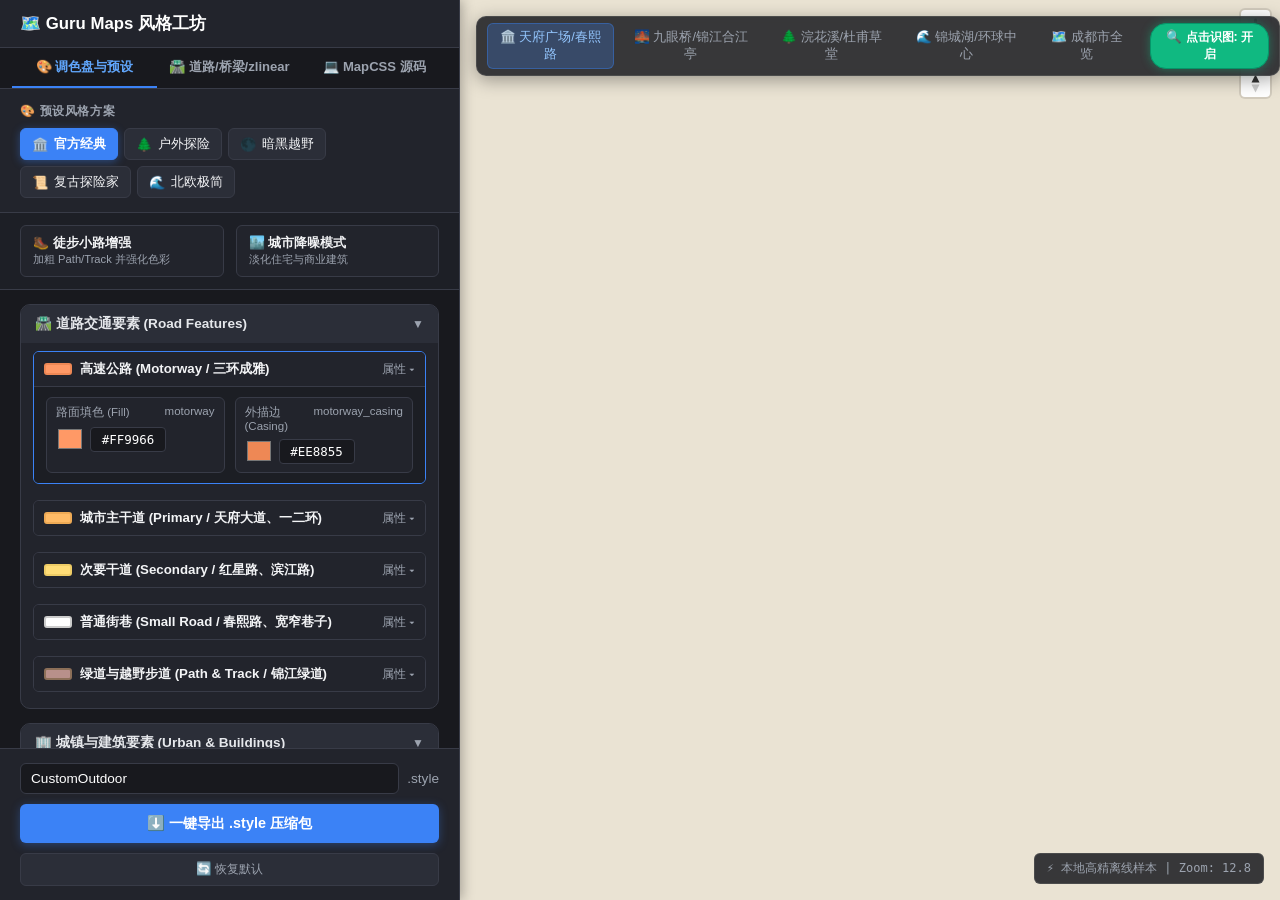
<file: index.html>
<!DOCTYPE html>
<html lang="zh-CN">
<head>
  <meta charset="UTF-8">
  <meta http-equiv="refresh" content="0; url=./editor/index.html">
  <meta name="viewport" content="width=device-width, initial-scale=1.0">
  <title>Guru Maps 风格工坊 (Style Studio)</title>
  <script>
    window.location.replace("./editor/index.html");
  </script>
</head>
<body style="background:#0f1115; color:#f3f4f6; font-family:sans-serif; display:flex; align-items:center; justify-content:center; height:100vh; margin:0;">
  <p>正在进入 <a href="./editor/index.html" style="color:#3b82f6;">Guru Maps 风格工坊 (Style Studio)</a>...</p>
</body>
</html>
</file>
<file: editor/vendor/maplibre-gl.css>
.maplibregl-map{font:12px/20px Helvetica Neue,Arial,Helvetica,sans-serif;overflow:hidden;position:relative;-webkit-tap-highlight-color:rgb(0 0 0/0)}.maplibregl-canvas{left:0;position:absolute;top:0}.maplibregl-map:fullscreen{height:100%;width:100%}.maplibregl-ctrl-group button.maplibregl-ctrl-compass{touch-action:none}.maplibregl-canvas-container.maplibregl-interactive,.maplibregl-ctrl-group button.maplibregl-ctrl-compass{cursor:grab;-webkit-user-select:none;-moz-user-select:none;user-select:none}.maplibregl-canvas-container.maplibregl-interactive.maplibregl-track-pointer{cursor:pointer}.maplibregl-canvas-container.maplibregl-interactive:active,.maplibregl-ctrl-group button.maplibregl-ctrl-compass:active{cursor:grabbing}.maplibregl-canvas-container.maplibregl-touch-zoom-rotate,.maplibregl-canvas-container.maplibregl-touch-zoom-rotate .maplibregl-canvas{touch-action:pan-x pan-y}.maplibregl-canvas-container.maplibregl-touch-drag-pan,.maplibregl-canvas-container.maplibregl-touch-drag-pan .maplibregl-canvas{touch-action:pinch-zoom}.maplibregl-canvas-container.maplibregl-touch-zoom-rotate.maplibregl-touch-drag-pan,.maplibregl-canvas-container.maplibregl-touch-zoom-rotate.maplibregl-touch-drag-pan .maplibregl-canvas{touch-action:none}.maplibregl-canvas-container.maplibregl-touch-drag-pan.maplibregl-cooperative-gestures,.maplibregl-canvas-container.maplibregl-touch-drag-pan.maplibregl-cooperative-gestures .maplibregl-canvas{touch-action:pan-x pan-y}.maplibregl-ctrl-bottom-left,.maplibregl-ctrl-bottom-right,.maplibregl-ctrl-top-left,.maplibregl-ctrl-top-right{pointer-events:none;position:absolute;z-index:2}.maplibregl-ctrl-top-left{left:0;top:0}.maplibregl-ctrl-top-right{right:0;top:0}.maplibregl-ctrl-bottom-left{bottom:0;left:0}.maplibregl-ctrl-bottom-right{bottom:0;right:0}.maplibregl-ctrl{clear:both;pointer-events:auto;transform:translate(0)}.maplibregl-ctrl-top-left .maplibregl-ctrl{float:left;margin:10px 0 0 10px}.maplibregl-ctrl-top-right .maplibregl-ctrl{float:right;margin:10px 10px 0 0}.maplibregl-ctrl-bottom-left .maplibregl-ctrl{float:left;margin:0 0 10px 10px}.maplibregl-ctrl-bottom-right .maplibregl-ctrl{float:right;margin:0 10px 10px 0}.maplibregl-ctrl-group{background:#fff;border-radius:4px}.maplibregl-ctrl-group:not(:empty){box-shadow:0 0 0 2px rgba(0,0,0,.1)}@media (forced-colors:active){.maplibregl-ctrl-group:not(:empty){box-shadow:0 0 0 2px ButtonText}}.maplibregl-ctrl-group button{background-color:transparent;border:0;box-sizing:border-box;cursor:pointer;display:block;height:29px;outline:none;padding:0;width:29px}.maplibregl-ctrl-group button+button{border-top:1px solid #ddd}.maplibregl-ctrl button .maplibregl-ctrl-icon{background-position:50%;background-repeat:no-repeat;display:block;height:100%;width:100%}@media (forced-colors:active){.maplibregl-ctrl-icon{background-color:transparent}.maplibregl-ctrl-group button+button{border-top:1px solid ButtonText}}.maplibregl-ctrl button::-moz-focus-inner{border:0;padding:0}.maplibregl-ctrl-attrib-button:focus,.maplibregl-ctrl-group button:focus{box-shadow:0 0 2px 2px #0096ff}.maplibregl-ctrl button:disabled{cursor:not-allowed}.maplibregl-ctrl button:disabled .maplibregl-ctrl-icon{opacity:.25}.maplibregl-ctrl button:not(:disabled):hover{background-color:rgb(0 0 0/5%)}.maplibregl-ctrl-group button:focus:focus-visible{box-shadow:0 0 2px 2px #0096ff}.maplibregl-ctrl-group button:focus:not(:focus-visible){box-shadow:none}.maplibregl-ctrl-group button:focus:first-child{border-radius:4px 4px 0 0}.maplibregl-ctrl-group button:focus:last-child{border-radius:0 0 4px 4px}.maplibregl-ctrl-group button:focus:only-child{border-radius:inherit}.maplibregl-ctrl button.maplibregl-ctrl-zoom-out .maplibregl-ctrl-icon{background-image:url("data:image/svg+xml;charset=utf-8,%3Csvg xmlns='http://www.w3.org/2000/svg' width='29' height='29' fill='%23333' viewBox='0 0 29 29'%3E%3Cpath d='M10 13c-.75 0-1.5.75-1.5 1.5S9.25 16 10 16h9c.75 0 1.5-.75 1.5-1.5S19.75 13 19 13z'/%3E%3C/svg%3E")}.maplibregl-ctrl button.maplibregl-ctrl-zoom-in .maplibregl-ctrl-icon{background-image:url("data:image/svg+xml;charset=utf-8,%3Csvg xmlns='http://www.w3.org/2000/svg' width='29' height='29' fill='%23333' viewBox='0 0 29 29'%3E%3Cpath d='M14.5 8.5c-.75 0-1.5.75-1.5 1.5v3h-3c-.75 0-1.5.75-1.5 1.5S9.25 16 10 16h3v3c0 .75.75 1.5 1.5 1.5S16 19.75 16 19v-3h3c.75 0 1.5-.75 1.5-1.5S19.75 13 19 13h-3v-3c0-.75-.75-1.5-1.5-1.5'/%3E%3C/svg%3E")}@media (forced-colors:active){.maplibregl-ctrl button.maplibregl-ctrl-zoom-out .maplibregl-ctrl-icon{background-image:url("data:image/svg+xml;charset=utf-8,%3Csvg xmlns='http://www.w3.org/2000/svg' width='29' height='29' fill='%23fff' viewBox='0 0 29 29'%3E%3Cpath d='M10 13c-.75 0-1.5.75-1.5 1.5S9.25 16 10 16h9c.75 0 1.5-.75 1.5-1.5S19.75 13 19 13z'/%3E%3C/svg%3E")}.maplibregl-ctrl button.maplibregl-ctrl-zoom-in .maplibregl-ctrl-icon{background-image:url("data:image/svg+xml;charset=utf-8,%3Csvg xmlns='http://www.w3.org/2000/svg' width='29' height='29' fill='%23fff' viewBox='0 0 29 29'%3E%3Cpath d='M14.5 8.5c-.75 0-1.5.75-1.5 1.5v3h-3c-.75 0-1.5.75-1.5 1.5S9.25 16 10 16h3v3c0 .75.75 1.5 1.5 1.5S16 19.75 16 19v-3h3c.75 0 1.5-.75 1.5-1.5S19.75 13 19 13h-3v-3c0-.75-.75-1.5-1.5-1.5'/%3E%3C/svg%3E")}}@media (forced-colors:active) and (prefers-color-scheme:light){.maplibregl-ctrl button.maplibregl-ctrl-zoom-out .maplibregl-ctrl-icon{background-image:url("data:image/svg+xml;charset=utf-8,%3Csvg xmlns='http://www.w3.org/2000/svg' width='29' height='29' viewBox='0 0 29 29'%3E%3Cpath d='M10 13c-.75 0-1.5.75-1.5 1.5S9.25 16 10 16h9c.75 0 1.5-.75 1.5-1.5S19.75 13 19 13z'/%3E%3C/svg%3E")}.maplibregl-ctrl button.maplibregl-ctrl-zoom-in .maplibregl-ctrl-icon{background-image:url("data:image/svg+xml;charset=utf-8,%3Csvg xmlns='http://www.w3.org/2000/svg' width='29' height='29' viewBox='0 0 29 29'%3E%3Cpath d='M14.5 8.5c-.75 0-1.5.75-1.5 1.5v3h-3c-.75 0-1.5.75-1.5 1.5S9.25 16 10 16h3v3c0 .75.75 1.5 1.5 1.5S16 19.75 16 19v-3h3c.75 0 1.5-.75 1.5-1.5S19.75 13 19 13h-3v-3c0-.75-.75-1.5-1.5-1.5'/%3E%3C/svg%3E")}}.maplibregl-ctrl button.maplibregl-ctrl-fullscreen .maplibregl-ctrl-icon{background-image:url("data:image/svg+xml;charset=utf-8,%3Csvg xmlns='http://www.w3.org/2000/svg' width='29' height='29' fill='%23333' viewBox='0 0 29 29'%3E%3Cpath d='M24 16v5.5c0 1.75-.75 2.5-2.5 2.5H16v-1l3-1.5-4-5.5 1-1 5.5 4 1.5-3zM6 16l1.5 3 5.5-4 1 1-4 5.5 3 1.5v1H7.5C5.75 24 5 23.25 5 21.5V16zm7-11v1l-3 1.5 4 5.5-1 1-5.5-4L6 13H5V7.5C5 5.75 5.75 5 7.5 5zm11 2.5c0-1.75-.75-2.5-2.5-2.5H16v1l3 1.5-4 5.5 1 1 5.5-4 1.5 3h1z'/%3E%3C/svg%3E")}.maplibregl-ctrl button.maplibregl-ctrl-shrink .maplibregl-ctrl-icon{background-image:url("data:image/svg+xml;charset=utf-8,%3Csvg xmlns='http://www.w3.org/2000/svg' width='29' height='29' viewBox='0 0 29 29'%3E%3Cpath d='M18.5 16c-1.75 0-2.5.75-2.5 2.5V24h1l1.5-3 5.5 4 1-1-4-5.5 3-1.5v-1zM13 18.5c0-1.75-.75-2.5-2.5-2.5H5v1l3 1.5L4 24l1 1 5.5-4 1.5 3h1zm3-8c0 1.75.75 2.5 2.5 2.5H24v-1l-3-1.5L25 5l-1-1-5.5 4L17 5h-1zM10.5 13c1.75 0 2.5-.75 2.5-2.5V5h-1l-1.5 3L5 4 4 5l4 5.5L5 12v1z'/%3E%3C/svg%3E")}@media (forced-colors:active){.maplibregl-ctrl button.maplibregl-ctrl-fullscreen .maplibregl-ctrl-icon{background-image:url("data:image/svg+xml;charset=utf-8,%3Csvg xmlns='http://www.w3.org/2000/svg' width='29' height='29' fill='%23fff' viewBox='0 0 29 29'%3E%3Cpath d='M24 16v5.5c0 1.75-.75 2.5-2.5 2.5H16v-1l3-1.5-4-5.5 1-1 5.5 4 1.5-3zM6 16l1.5 3 5.5-4 1 1-4 5.5 3 1.5v1H7.5C5.75 24 5 23.25 5 21.5V16zm7-11v1l-3 1.5 4 5.5-1 1-5.5-4L6 13H5V7.5C5 5.75 5.75 5 7.5 5zm11 2.5c0-1.75-.75-2.5-2.5-2.5H16v1l3 1.5-4 5.5 1 1 5.5-4 1.5 3h1z'/%3E%3C/svg%3E")}.maplibregl-ctrl button.maplibregl-ctrl-shrink .maplibregl-ctrl-icon{background-image:url("data:image/svg+xml;charset=utf-8,%3Csvg xmlns='http://www.w3.org/2000/svg' width='29' height='29' fill='%23fff' viewBox='0 0 29 29'%3E%3Cpath d='M18.5 16c-1.75 0-2.5.75-2.5 2.5V24h1l1.5-3 5.5 4 1-1-4-5.5 3-1.5v-1zM13 18.5c0-1.75-.75-2.5-2.5-2.5H5v1l3 1.5L4 24l1 1 5.5-4 1.5 3h1zm3-8c0 1.75.75 2.5 2.5 2.5H24v-1l-3-1.5L25 5l-1-1-5.5 4L17 5h-1zM10.5 13c1.75 0 2.5-.75 2.5-2.5V5h-1l-1.5 3L5 4 4 5l4 5.5L5 12v1z'/%3E%3C/svg%3E")}}@media (forced-colors:active) and (prefers-color-scheme:light){.maplibregl-ctrl button.maplibregl-ctrl-fullscreen .maplibregl-ctrl-icon{background-image:url("data:image/svg+xml;charset=utf-8,%3Csvg xmlns='http://www.w3.org/2000/svg' width='29' height='29' viewBox='0 0 29 29'%3E%3Cpath d='M24 16v5.5c0 1.75-.75 2.5-2.5 2.5H16v-1l3-1.5-4-5.5 1-1 5.5 4 1.5-3zM6 16l1.5 3 5.5-4 1 1-4 5.5 3 1.5v1H7.5C5.75 24 5 23.25 5 21.5V16zm7-11v1l-3 1.5 4 5.5-1 1-5.5-4L6 13H5V7.5C5 5.75 5.75 5 7.5 5zm11 2.5c0-1.75-.75-2.5-2.5-2.5H16v1l3 1.5-4 5.5 1 1 5.5-4 1.5 3h1z'/%3E%3C/svg%3E")}.maplibregl-ctrl button.maplibregl-ctrl-shrink .maplibregl-ctrl-icon{background-image:url("data:image/svg+xml;charset=utf-8,%3Csvg xmlns='http://www.w3.org/2000/svg' width='29' height='29' viewBox='0 0 29 29'%3E%3Cpath d='M18.5 16c-1.75 0-2.5.75-2.5 2.5V24h1l1.5-3 5.5 4 1-1-4-5.5 3-1.5v-1zM13 18.5c0-1.75-.75-2.5-2.5-2.5H5v1l3 1.5L4 24l1 1 5.5-4 1.5 3h1zm3-8c0 1.75.75 2.5 2.5 2.5H24v-1l-3-1.5L25 5l-1-1-5.5 4L17 5h-1zM10.5 13c1.75 0 2.5-.75 2.5-2.5V5h-1l-1.5 3L5 4 4 5l4 5.5L5 12v1z'/%3E%3C/svg%3E")}}.maplibregl-ctrl button.maplibregl-ctrl-compass .maplibregl-ctrl-icon{background-image:url("data:image/svg+xml;charset=utf-8,%3Csvg xmlns='http://www.w3.org/2000/svg' width='29' height='29' fill='%23333' viewBox='0 0 29 29'%3E%3Cpath d='m10.5 14 4-8 4 8z'/%3E%3Cpath fill='%23ccc' d='m10.5 16 4 8 4-8z'/%3E%3C/svg%3E")}@media (forced-colors:active){.maplibregl-ctrl button.maplibregl-ctrl-compass .maplibregl-ctrl-icon{background-image:url("data:image/svg+xml;charset=utf-8,%3Csvg xmlns='http://www.w3.org/2000/svg' width='29' height='29' fill='%23fff' viewBox='0 0 29 29'%3E%3Cpath d='m10.5 14 4-8 4 8z'/%3E%3Cpath fill='%23ccc' d='m10.5 16 4 8 4-8z'/%3E%3C/svg%3E")}}@media (forced-colors:active) and (prefers-color-scheme:light){.maplibregl-ctrl button.maplibregl-ctrl-compass .maplibregl-ctrl-icon{background-image:url("data:image/svg+xml;charset=utf-8,%3Csvg xmlns='http://www.w3.org/2000/svg' width='29' height='29' viewBox='0 0 29 29'%3E%3Cpath d='m10.5 14 4-8 4 8z'/%3E%3Cpath fill='%23ccc' d='m10.5 16 4 8 4-8z'/%3E%3C/svg%3E")}}.maplibregl-ctrl button.maplibregl-ctrl-terrain .maplibregl-ctrl-icon{background-image:url("data:image/svg+xml;charset=utf-8,%3Csvg xmlns='http://www.w3.org/2000/svg' width='22' height='22' fill='%23333' viewBox='0 0 22 22'%3E%3Cpath d='m1.754 13.406 4.453-4.851 3.09 3.09 3.281 3.277.969-.969-3.309-3.312 3.844-4.121 6.148 6.886h1.082v-.855l-7.207-8.07-4.84 5.187L6.169 6.57l-5.48 5.965v.871ZM.688 16.844h20.625v1.375H.688Zm0 0'/%3E%3C/svg%3E")}.maplibregl-ctrl button.maplibregl-ctrl-terrain-enabled .maplibregl-ctrl-icon{background-image:url("data:image/svg+xml;charset=utf-8,%3Csvg xmlns='http://www.w3.org/2000/svg' width='22' height='22' fill='%2333b5e5' viewBox='0 0 22 22'%3E%3Cpath d='m1.754 13.406 4.453-4.851 3.09 3.09 3.281 3.277.969-.969-3.309-3.312 3.844-4.121 6.148 6.886h1.082v-.855l-7.207-8.07-4.84 5.187L6.169 6.57l-5.48 5.965v.871ZM.688 16.844h20.625v1.375H.688Zm0 0'/%3E%3C/svg%3E")}.maplibregl-ctrl button.maplibregl-ctrl-geolocate .maplibregl-ctrl-icon{background-image:url("data:image/svg+xml;charset=utf-8,%3Csvg xmlns='http://www.w3.org/2000/svg' width='29' height='29' fill='%23333' viewBox='0 0 20 20'%3E%3Cpath d='M10 4C9 4 9 5 9 5v.1A5 5 0 0 0 5.1 9H5s-1 0-1 1 1 1 1 1h.1A5 5 0 0 0 9 14.9v.1s0 1 1 1 1-1 1-1v-.1a5 5 0 0 0 3.9-3.9h.1s1 0 1-1-1-1-1-1h-.1A5 5 0 0 0 11 5.1V5s0-1-1-1m0 2.5a3.5 3.5 0 1 1 0 7 3.5 3.5 0 1 1 0-7'/%3E%3Ccircle cx='10' cy='10' r='2'/%3E%3C/svg%3E")}.maplibregl-ctrl button.maplibregl-ctrl-geolocate:disabled .maplibregl-ctrl-icon{background-image:url("data:image/svg+xml;charset=utf-8,%3Csvg xmlns='http://www.w3.org/2000/svg' width='29' height='29' fill='%23aaa' viewBox='0 0 20 20'%3E%3Cpath d='M10 4C9 4 9 5 9 5v.1A5 5 0 0 0 5.1 9H5s-1 0-1 1 1 1 1 1h.1A5 5 0 0 0 9 14.9v.1s0 1 1 1 1-1 1-1v-.1a5 5 0 0 0 3.9-3.9h.1s1 0 1-1-1-1-1-1h-.1A5 5 0 0 0 11 5.1V5s0-1-1-1m0 2.5a3.5 3.5 0 1 1 0 7 3.5 3.5 0 1 1 0-7'/%3E%3Ccircle cx='10' cy='10' r='2'/%3E%3Cpath fill='red' d='m14 5 1 1-9 9-1-1z'/%3E%3C/svg%3E")}.maplibregl-ctrl button.maplibregl-ctrl-geolocate.maplibregl-ctrl-geolocate-active .maplibregl-ctrl-icon{background-image:url("data:image/svg+xml;charset=utf-8,%3Csvg xmlns='http://www.w3.org/2000/svg' width='29' height='29' fill='%2333b5e5' viewBox='0 0 20 20'%3E%3Cpath d='M10 4C9 4 9 5 9 5v.1A5 5 0 0 0 5.1 9H5s-1 0-1 1 1 1 1 1h.1A5 5 0 0 0 9 14.9v.1s0 1 1 1 1-1 1-1v-.1a5 5 0 0 0 3.9-3.9h.1s1 0 1-1-1-1-1-1h-.1A5 5 0 0 0 11 5.1V5s0-1-1-1m0 2.5a3.5 3.5 0 1 1 0 7 3.5 3.5 0 1 1 0-7'/%3E%3Ccircle cx='10' cy='10' r='2'/%3E%3C/svg%3E")}.maplibregl-ctrl button.maplibregl-ctrl-geolocate.maplibregl-ctrl-geolocate-active-error .maplibregl-ctrl-icon{background-image:url("data:image/svg+xml;charset=utf-8,%3Csvg xmlns='http://www.w3.org/2000/svg' width='29' height='29' fill='%23e58978' viewBox='0 0 20 20'%3E%3Cpath d='M10 4C9 4 9 5 9 5v.1A5 5 0 0 0 5.1 9H5s-1 0-1 1 1 1 1 1h.1A5 5 0 0 0 9 14.9v.1s0 1 1 1 1-1 1-1v-.1a5 5 0 0 0 3.9-3.9h.1s1 0 1-1-1-1-1-1h-.1A5 5 0 0 0 11 5.1V5s0-1-1-1m0 2.5a3.5 3.5 0 1 1 0 7 3.5 3.5 0 1 1 0-7'/%3E%3Ccircle cx='10' cy='10' r='2'/%3E%3C/svg%3E")}.maplibregl-ctrl button.maplibregl-ctrl-geolocate.maplibregl-ctrl-geolocate-background .maplibregl-ctrl-icon{background-image:url("data:image/svg+xml;charset=utf-8,%3Csvg xmlns='http://www.w3.org/2000/svg' width='29' height='29' fill='%2333b5e5' viewBox='0 0 20 20'%3E%3Cpath d='M10 4C9 4 9 5 9 5v.1A5 5 0 0 0 5.1 9H5s-1 0-1 1 1 1 1 1h.1A5 5 0 0 0 9 14.9v.1s0 1 1 1 1-1 1-1v-.1a5 5 0 0 0 3.9-3.9h.1s1 0 1-1-1-1-1-1h-.1A5 5 0 0 0 11 5.1V5s0-1-1-1m0 2.5a3.5 3.5 0 1 1 0 7 3.5 3.5 0 1 1 0-7'/%3E%3C/svg%3E")}.maplibregl-ctrl button.maplibregl-ctrl-geolocate.maplibregl-ctrl-geolocate-background-error .maplibregl-ctrl-icon{background-image:url("data:image/svg+xml;charset=utf-8,%3Csvg xmlns='http://www.w3.org/2000/svg' width='29' height='29' fill='%23e54e33' viewBox='0 0 20 20'%3E%3Cpath d='M10 4C9 4 9 5 9 5v.1A5 5 0 0 0 5.1 9H5s-1 0-1 1 1 1 1 1h.1A5 5 0 0 0 9 14.9v.1s0 1 1 1 1-1 1-1v-.1a5 5 0 0 0 3.9-3.9h.1s1 0 1-1-1-1-1-1h-.1A5 5 0 0 0 11 5.1V5s0-1-1-1m0 2.5a3.5 3.5 0 1 1 0 7 3.5 3.5 0 1 1 0-7'/%3E%3C/svg%3E")}.maplibregl-ctrl button.maplibregl-ctrl-geolocate.maplibregl-ctrl-geolocate-waiting .maplibregl-ctrl-icon{animation:maplibregl-spin 2s linear infinite}@media (forced-colors:active){.maplibregl-ctrl button.maplibregl-ctrl-geolocate .maplibregl-ctrl-icon{background-image:url("data:image/svg+xml;charset=utf-8,%3Csvg xmlns='http://www.w3.org/2000/svg' width='29' height='29' fill='%23fff' viewBox='0 0 20 20'%3E%3Cpath d='M10 4C9 4 9 5 9 5v.1A5 5 0 0 0 5.1 9H5s-1 0-1 1 1 1 1 1h.1A5 5 0 0 0 9 14.9v.1s0 1 1 1 1-1 1-1v-.1a5 5 0 0 0 3.9-3.9h.1s1 0 1-1-1-1-1-1h-.1A5 5 0 0 0 11 5.1V5s0-1-1-1m0 2.5a3.5 3.5 0 1 1 0 7 3.5 3.5 0 1 1 0-7'/%3E%3Ccircle cx='10' cy='10' r='2'/%3E%3C/svg%3E")}.maplibregl-ctrl button.maplibregl-ctrl-geolocate:disabled .maplibregl-ctrl-icon{background-image:url("data:image/svg+xml;charset=utf-8,%3Csvg xmlns='http://www.w3.org/2000/svg' width='29' height='29' fill='%23999' viewBox='0 0 20 20'%3E%3Cpath d='M10 4C9 4 9 5 9 5v.1A5 5 0 0 0 5.1 9H5s-1 0-1 1 1 1 1 1h.1A5 5 0 0 0 9 14.9v.1s0 1 1 1 1-1 1-1v-.1a5 5 0 0 0 3.9-3.9h.1s1 0 1-1-1-1-1-1h-.1A5 5 0 0 0 11 5.1V5s0-1-1-1m0 2.5a3.5 3.5 0 1 1 0 7 3.5 3.5 0 1 1 0-7'/%3E%3Ccircle cx='10' cy='10' r='2'/%3E%3Cpath fill='red' d='m14 5 1 1-9 9-1-1z'/%3E%3C/svg%3E")}.maplibregl-ctrl button.maplibregl-ctrl-geolocate.maplibregl-ctrl-geolocate-active .maplibregl-ctrl-icon{background-image:url("data:image/svg+xml;charset=utf-8,%3Csvg xmlns='http://www.w3.org/2000/svg' width='29' height='29' fill='%2333b5e5' viewBox='0 0 20 20'%3E%3Cpath d='M10 4C9 4 9 5 9 5v.1A5 5 0 0 0 5.1 9H5s-1 0-1 1 1 1 1 1h.1A5 5 0 0 0 9 14.9v.1s0 1 1 1 1-1 1-1v-.1a5 5 0 0 0 3.9-3.9h.1s1 0 1-1-1-1-1-1h-.1A5 5 0 0 0 11 5.1V5s0-1-1-1m0 2.5a3.5 3.5 0 1 1 0 7 3.5 3.5 0 1 1 0-7'/%3E%3Ccircle cx='10' cy='10' r='2'/%3E%3C/svg%3E")}.maplibregl-ctrl button.maplibregl-ctrl-geolocate.maplibregl-ctrl-geolocate-active-error .maplibregl-ctrl-icon{background-image:url("data:image/svg+xml;charset=utf-8,%3Csvg xmlns='http://www.w3.org/2000/svg' width='29' height='29' fill='%23e58978' viewBox='0 0 20 20'%3E%3Cpath d='M10 4C9 4 9 5 9 5v.1A5 5 0 0 0 5.1 9H5s-1 0-1 1 1 1 1 1h.1A5 5 0 0 0 9 14.9v.1s0 1 1 1 1-1 1-1v-.1a5 5 0 0 0 3.9-3.9h.1s1 0 1-1-1-1-1-1h-.1A5 5 0 0 0 11 5.1V5s0-1-1-1m0 2.5a3.5 3.5 0 1 1 0 7 3.5 3.5 0 1 1 0-7'/%3E%3Ccircle cx='10' cy='10' r='2'/%3E%3C/svg%3E")}.maplibregl-ctrl button.maplibregl-ctrl-geolocate.maplibregl-ctrl-geolocate-background .maplibregl-ctrl-icon{background-image:url("data:image/svg+xml;charset=utf-8,%3Csvg xmlns='http://www.w3.org/2000/svg' width='29' height='29' fill='%2333b5e5' viewBox='0 0 20 20'%3E%3Cpath d='M10 4C9 4 9 5 9 5v.1A5 5 0 0 0 5.1 9H5s-1 0-1 1 1 1 1 1h.1A5 5 0 0 0 9 14.9v.1s0 1 1 1 1-1 1-1v-.1a5 5 0 0 0 3.9-3.9h.1s1 0 1-1-1-1-1-1h-.1A5 5 0 0 0 11 5.1V5s0-1-1-1m0 2.5a3.5 3.5 0 1 1 0 7 3.5 3.5 0 1 1 0-7'/%3E%3C/svg%3E")}.maplibregl-ctrl button.maplibregl-ctrl-geolocate.maplibregl-ctrl-geolocate-background-error .maplibregl-ctrl-icon{background-image:url("data:image/svg+xml;charset=utf-8,%3Csvg xmlns='http://www.w3.org/2000/svg' width='29' height='29' fill='%23e54e33' viewBox='0 0 20 20'%3E%3Cpath d='M10 4C9 4 9 5 9 5v.1A5 5 0 0 0 5.1 9H5s-1 0-1 1 1 1 1 1h.1A5 5 0 0 0 9 14.9v.1s0 1 1 1 1-1 1-1v-.1a5 5 0 0 0 3.9-3.9h.1s1 0 1-1-1-1-1-1h-.1A5 5 0 0 0 11 5.1V5s0-1-1-1m0 2.5a3.5 3.5 0 1 1 0 7 3.5 3.5 0 1 1 0-7'/%3E%3C/svg%3E")}}@media (forced-colors:active) and (prefers-color-scheme:light){.maplibregl-ctrl button.maplibregl-ctrl-geolocate .maplibregl-ctrl-icon{background-image:url("data:image/svg+xml;charset=utf-8,%3Csvg xmlns='http://www.w3.org/2000/svg' width='29' height='29' viewBox='0 0 20 20'%3E%3Cpath d='M10 4C9 4 9 5 9 5v.1A5 5 0 0 0 5.1 9H5s-1 0-1 1 1 1 1 1h.1A5 5 0 0 0 9 14.9v.1s0 1 1 1 1-1 1-1v-.1a5 5 0 0 0 3.9-3.9h.1s1 0 1-1-1-1-1-1h-.1A5 5 0 0 0 11 5.1V5s0-1-1-1m0 2.5a3.5 3.5 0 1 1 0 7 3.5 3.5 0 1 1 0-7'/%3E%3Ccircle cx='10' cy='10' r='2'/%3E%3C/svg%3E")}.maplibregl-ctrl button.maplibregl-ctrl-geolocate:disabled .maplibregl-ctrl-icon{background-image:url("data:image/svg+xml;charset=utf-8,%3Csvg xmlns='http://www.w3.org/2000/svg' width='29' height='29' fill='%23666' viewBox='0 0 20 20'%3E%3Cpath d='M10 4C9 4 9 5 9 5v.1A5 5 0 0 0 5.1 9H5s-1 0-1 1 1 1 1 1h.1A5 5 0 0 0 9 14.9v.1s0 1 1 1 1-1 1-1v-.1a5 5 0 0 0 3.9-3.9h.1s1 0 1-1-1-1-1-1h-.1A5 5 0 0 0 11 5.1V5s0-1-1-1m0 2.5a3.5 3.5 0 1 1 0 7 3.5 3.5 0 1 1 0-7'/%3E%3Ccircle cx='10' cy='10' r='2'/%3E%3Cpath fill='red' d='m14 5 1 1-9 9-1-1z'/%3E%3C/svg%3E")}}@keyframes maplibregl-spin{0%{transform:rotate(0deg)}to{transform:rotate(1turn)}}a.maplibregl-ctrl-logo{background-image:url("data:image/svg+xml;charset=utf-8,%3Csvg xmlns='http://www.w3.org/2000/svg' width='88' height='23' fill='none'%3E%3Cpath fill='%23000' fill-opacity='.4' fill-rule='evenodd' d='M17.408 16.796h-1.827l2.501-12.095h.198l3.324 6.533.988 2.19.988-2.19 3.258-6.533h.181l2.6 12.095h-1.81l-1.218-5.644-.362-1.71-.658 1.71-2.929 5.644h-.098l-2.914-5.644-.757-1.71-.345 1.71zm1.958-3.42-.726 3.663a1.255 1.255 0 0 1-1.232 1.011h-1.827a1.255 1.255 0 0 1-1.229-1.509l2.501-12.095a1.255 1.255 0 0 1 1.23-1.001h.197a1.25 1.25 0 0 1 1.12.685l3.19 6.273 3.125-6.263a1.25 1.25 0 0 1 1.123-.695h.181a1.255 1.255 0 0 1 1.227.991l1.443 6.71a5 5 0 0 1 .314-.787l.009-.016a4.6 4.6 0 0 1 1.777-1.887c.782-.46 1.668-.667 2.611-.667a4.6 4.6 0 0 1 1.7.32l.306.134c.21-.16.474-.256.759-.256h1.694a1.255 1.255 0 0 1 1.212.925 1.255 1.255 0 0 1 1.212-.925h1.711c.284 0 .545.094.755.252.613-.3 1.312-.45 2.075-.45 1.356 0 2.557.445 3.482 1.4q.47.48.763 1.064V4.701a1.255 1.255 0 0 1 1.255-1.255h1.86A1.255 1.255 0 0 1 54.44 4.7v9.194h2.217c.19 0 .37.043.532.118v-4.77c0-.356.147-.678.385-.906a2.42 2.42 0 0 1-.682-1.71c0-.665.267-1.253.735-1.7a2.45 2.45 0 0 1 1.722-.674 2.43 2.43 0 0 1 1.705.675q.318.302.504.683V4.7a1.255 1.255 0 0 1 1.255-1.255h1.744A1.255 1.255 0 0 1 65.812 4.7v3.335a4.8 4.8 0 0 1 1.526-.246c.938 0 1.817.214 2.59.69a4.47 4.47 0 0 1 1.67 1.743v-.98a1.255 1.255 0 0 1 1.256-1.256h1.777c.233 0 .451.064.639.174a3.4 3.4 0 0 1 1.567-.372c.346 0 .861.02 1.285.232a1.25 1.25 0 0 1 .689 1.004 4.7 4.7 0 0 1 .853-.588c.795-.44 1.675-.647 2.61-.647 1.385 0 2.65.39 3.525 1.396.836.938 1.168 2.173 1.168 3.528q-.001.515-.056 1.051a1.255 1.255 0 0 1-.947 1.09l.408.952a1.255 1.255 0 0 1-.477 1.552c-.418.268-.92.463-1.458.612-.613.171-1.304.244-2.049.244-1.06 0-2.043-.207-2.886-.698l-.015-.008c-.798-.48-1.419-1.135-1.818-1.963l-.004-.008a5.8 5.8 0 0 1-.548-2.512q0-.429.053-.843a1.3 1.3 0 0 1-.333-.086l-.166-.004c-.223 0-.426.062-.643.228-.03.024-.142.139-.142.59v3.883a1.255 1.255 0 0 1-1.256 1.256h-1.777a1.255 1.255 0 0 1-1.256-1.256V15.69l-.032.057a4.8 4.8 0 0 1-1.86 1.833 5.04 5.04 0 0 1-2.484.634 4.5 4.5 0 0 1-1.935-.424 1.25 1.25 0 0 1-.764.258h-1.71a1.255 1.255 0 0 1-1.256-1.255V7.687a2.4 2.4 0 0 1-.428.625c.253.23.412.561.412.93v7.553a1.255 1.255 0 0 1-1.256 1.255h-1.843a1.25 1.25 0 0 1-.894-.373c-.228.23-.544.373-.894.373H51.32a1.255 1.255 0 0 1-1.256-1.255v-1.251l-.061.117a4.7 4.7 0 0 1-1.782 1.884 4.77 4.77 0 0 1-2.485.67 5.6 5.6 0 0 1-1.485-.188l.009 2.764a1.255 1.255 0 0 1-1.255 1.259h-1.729a1.255 1.255 0 0 1-1.255-1.255v-3.537a1.255 1.255 0 0 1-1.167.793h-1.679a1.25 1.25 0 0 1-.77-.263 4.5 4.5 0 0 1-1.945.429c-.885 0-1.724-.21-2.495-.632l-.017-.01a5 5 0 0 1-1.081-.836 1.255 1.255 0 0 1-1.254 1.312h-1.81a1.255 1.255 0 0 1-1.228-.99l-.782-3.625-2.044 3.939a1.25 1.25 0 0 1-1.115.676h-.098a1.25 1.25 0 0 1-1.116-.68l-2.061-3.994zM35.92 16.63l.207-.114.223-.15q.493-.356.735-.785l.061-.118.033 1.332h1.678V9.242h-1.694l-.033 1.267q-.133-.329-.526-.658l-.032-.028a3.2 3.2 0 0 0-.668-.428l-.27-.12a3.3 3.3 0 0 0-1.235-.23q-1.136-.001-1.974.493a3.36 3.36 0 0 0-1.3 1.382q-.445.89-.444 2.074 0 1.2.51 2.107a3.8 3.8 0 0 0 1.382 1.381 3.9 3.9 0 0 0 1.893.477q.795 0 1.455-.33zm-2.789-5.38q-.576.675-.575 1.762 0 1.102.559 1.794.576.675 1.645.675a2.25 2.25 0 0 0 .934-.19 2.2 2.2 0 0 0 .468-.29l.178-.161a2.2 2.2 0 0 0 .397-.561q.244-.5.244-1.15v-.115q0-.708-.296-1.267l-.043-.077a2.2 2.2 0 0 0-.633-.709l-.13-.086-.047-.028a2.1 2.1 0 0 0-1.073-.285q-1.052 0-1.629.692zm2.316 2.706c.163-.17.28-.407.28-.83v-.114c0-.292-.06-.508-.15-.68a.96.96 0 0 0-.353-.389.85.85 0 0 0-.464-.127c-.4 0-.56.114-.664.239l-.01.012c-.148.174-.275.45-.275.945 0 .506.122.801.27.99.097.11.266.224.68.224.303 0 .504-.09.687-.269zm7.545 1.705a2.6 2.6 0 0 0 .331.423q.319.33.755.548l.173.074q.65.255 1.49.255 1.02 0 1.844-.493a3.45 3.45 0 0 0 1.316-1.4q.493-.904.493-2.089 0-1.909-.988-2.913-.988-1.02-2.584-1.02-.898 0-1.575.347a3 3 0 0 0-.415.262l-.199.166a3.4 3.4 0 0 0-.64.82V9.242h-1.712v11.553h1.729l-.017-5.134zm.53-1.138q.206.29.48.5l.155.11.053.034q.51.296 1.119.297 1.07 0 1.645-.675.577-.69.576-1.762 0-1.119-.576-1.777-.558-.675-1.645-.675-.435 0-.835.16a2 2 0 0 0-.284.136 2 2 0 0 0-.363.254 2.2 2.2 0 0 0-.46.569l-.082.162a2.6 2.6 0 0 0-.213 1.072v.115q0 .707.296 1.267l.135.211zm.964-.818a1.1 1.1 0 0 0 .367.385.94.94 0 0 0 .476.118c.423 0 .59-.117.687-.23.159-.194.28-.478.28-.95 0-.53-.133-.8-.266-.952l-.021-.025c-.078-.094-.231-.221-.68-.221a1 1 0 0 0-.503.135l-.012.007a.86.86 0 0 0-.335.343c-.073.133-.132.324-.132.614v.115a1.4 1.4 0 0 0 .14.66zm15.7-6.222q.347-.346.346-.856a1.05 1.05 0 0 0-.345-.79 1.18 1.18 0 0 0-.84-.329q-.51 0-.855.33a1.05 1.05 0 0 0-.346.79q0 .51.346.855.345.346.856.346.51 0 .839-.346zm4.337 9.314.033-1.332q.191.403.59.747l.098.081a4 4 0 0 0 .316.224l.223.122a3.2 3.2 0 0 0 1.44.322 3.8 3.8 0 0 0 1.875-.477 3.5 3.5 0 0 0 1.382-1.366q.527-.89.526-2.09 0-1.184-.444-2.073a3.24 3.24 0 0 0-1.283-1.399q-.823-.51-1.942-.51a3.5 3.5 0 0 0-1.527.344l-.086.043-.165.09a3 3 0 0 0-.33.214q-.432.315-.656.707a2 2 0 0 0-.099.198l.082-1.283V4.701h-1.744v12.095zm.473-2.509a2.5 2.5 0 0 0 .566.7q.117.098.245.18l.144.08a2.1 2.1 0 0 0 .975.232q1.07 0 1.645-.675.576-.69.576-1.778 0-1.102-.576-1.777-.56-.691-1.645-.692a2.2 2.2 0 0 0-1.015.235q-.22.113-.415.282l-.15.142a2.1 2.1 0 0 0-.42.594q-.223.479-.223 1.1v.115q0 .705.293 1.26zm2.616-.293c.157-.191.28-.479.28-.967 0-.51-.13-.79-.276-.961l-.021-.026c-.082-.1-.232-.225-.67-.225a.87.87 0 0 0-.681.279l-.012.011c-.154.155-.274.38-.274.807v.115c0 .285.057.499.144.669a1.1 1.1 0 0 0 .367.405c.137.082.28.123.455.123.423 0 .59-.118.686-.23zm8.266-3.013q.345-.13.724-.14l.069-.002q.493 0 .642.099l.247-1.794q-.196-.099-.717-.099a2.3 2.3 0 0 0-.545.063 2 2 0 0 0-.411.148 2.2 2.2 0 0 0-.4.249 2.5 2.5 0 0 0-.485.499 2.7 2.7 0 0 0-.32.581l-.05.137v-1.48h-1.778v7.553h1.777v-3.884q0-.546.159-.943a1.5 1.5 0 0 1 .466-.636 2.5 2.5 0 0 1 .399-.253 2 2 0 0 1 .224-.099zm9.784 2.656.05-.922q0-1.743-.856-2.698-.838-.97-2.584-.97-1.119-.001-2.007.493a3.46 3.46 0 0 0-1.4 1.382q-.493.906-.493 2.106 0 1.07.428 1.975.428.89 1.332 1.432.906.526 2.255.526.973 0 1.668-.185l.044-.012.135-.04q.613-.184.984-.421l-.542-1.267q-.3.162-.642.274l-.297.087q-.51.131-1.3.131-.954 0-1.497-.444a1.6 1.6 0 0 1-.192-.193q-.366-.44-.512-1.234l-.004-.021zm-5.427-1.256-.003.022h3.752v-.138q-.011-.727-.288-1.118a1 1 0 0 0-.156-.176q-.46-.428-1.316-.428-.986 0-1.494.604-.379.45-.494 1.234zm-27.053 2.77V4.7h-1.86v12.095h5.333V15.15zm7.103-5.908v7.553h-1.843V9.242h1.843z'/%3E%3Cpath fill='%23fff' d='m19.63 11.151-.757-1.71-.345 1.71-1.12 5.644h-1.827L18.083 4.7h.197l3.325 6.533.988 2.19.988-2.19L26.839 4.7h.181l2.6 12.095h-1.81l-1.218-5.644-.362-1.71-.658 1.71-2.93 5.644h-.098l-2.913-5.644zm14.836 5.81q-1.02 0-1.893-.478a3.8 3.8 0 0 1-1.381-1.382q-.51-.906-.51-2.106 0-1.185.444-2.074a3.36 3.36 0 0 1 1.3-1.382q.839-.494 1.974-.494a3.3 3.3 0 0 1 1.234.231 3.3 3.3 0 0 1 .97.575q.396.33.527.659l.033-1.267h1.694v7.553H37.18l-.033-1.332q-.279.593-1.02 1.053a3.17 3.17 0 0 1-1.662.444zm.296-1.482q.938 0 1.58-.642.642-.66.642-1.711v-.115q0-.708-.296-1.267a2.2 2.2 0 0 0-.807-.872 2.1 2.1 0 0 0-1.119-.313q-1.053 0-1.629.692-.575.675-.575 1.76 0 1.103.559 1.795.577.675 1.645.675zm6.521-6.237h1.711v1.4q.906-1.597 2.83-1.597 1.596 0 2.584 1.02.988 1.005.988 2.914 0 1.185-.493 2.09a3.46 3.46 0 0 1-1.316 1.399 3.5 3.5 0 0 1-1.844.493q-.954 0-1.662-.329a2.67 2.67 0 0 1-1.086-.97l.017 5.134h-1.728zm4.048 6.22q1.07 0 1.645-.674.577-.69.576-1.762 0-1.119-.576-1.777-.558-.675-1.645-.675-.592 0-1.12.296-.51.28-.822.823-.296.527-.296 1.234v.115q0 .708.296 1.267.313.543.823.855.51.296 1.119.297z'/%3E%3Cpath fill='%23e1e3e9' d='M51.325 4.7h1.86v10.45h3.473v1.646h-5.333zm7.12 4.542h1.843v7.553h-1.843zm.905-1.415a1.16 1.16 0 0 1-.856-.346 1.17 1.17 0 0 1-.346-.856 1.05 1.05 0 0 1 .346-.79q.346-.329.856-.329.494 0 .839.33a1.05 1.05 0 0 1 .345.79 1.16 1.16 0 0 1-.345.855q-.33.346-.84.346zm7.875 9.133a3.17 3.17 0 0 1-1.662-.444q-.723-.46-1.004-1.053l-.033 1.332h-1.71V4.701h1.743v4.657l-.082 1.283q.279-.658 1.086-1.119a3.5 3.5 0 0 1 1.778-.477q1.119 0 1.942.51a3.24 3.24 0 0 1 1.283 1.4q.445.888.444 2.072 0 1.201-.526 2.09a3.5 3.5 0 0 1-1.382 1.366 3.8 3.8 0 0 1-1.876.477zm-.296-1.481q1.069 0 1.645-.675.577-.69.577-1.778 0-1.102-.577-1.776-.56-.691-1.645-.692a2.12 2.12 0 0 0-1.58.659q-.642.641-.642 1.694v.115q0 .71.296 1.267a2.4 2.4 0 0 0 .807.872 2.1 2.1 0 0 0 1.119.313zm5.927-6.237h1.777v1.481q.263-.757.856-1.217a2.14 2.14 0 0 1 1.349-.46q.527 0 .724.098l-.247 1.794q-.149-.099-.642-.099-.774 0-1.416.494-.626.493-.626 1.58v3.883h-1.777V9.242zm9.534 7.718q-1.35 0-2.255-.526-.904-.543-1.332-1.432a4.6 4.6 0 0 1-.428-1.975q0-1.2.493-2.106a3.46 3.46 0 0 1 1.4-1.382q.889-.495 2.007-.494 1.744 0 2.584.97.855.956.856 2.7 0 .444-.05.92h-5.43q.18 1.005.708 1.45.542.443 1.497.443.79 0 1.3-.131a4 4 0 0 0 .938-.362l.542 1.267q-.411.263-1.119.46-.708.198-1.711.197zm1.596-4.558q.016-1.02-.444-1.432-.46-.428-1.316-.428-1.728 0-1.991 1.86z'/%3E%3Cpath d='M5.074 15.948a.484.657 0 0 0-.486.659v1.84a.484.657 0 0 0 .486.659h4.101a.484.657 0 0 0 .486-.659v-1.84a.484.657 0 0 0-.486-.659zm3.56 1.16H5.617v.838h3.017z' style='fill:%23fff;fill-rule:evenodd;stroke-width:1.03600001'/%3E%3Cg style='stroke-width:1.12603545'%3E%3Cpath d='M-9.408-1.416c-3.833-.025-7.056 2.912-7.08 6.615-.02 3.08 1.653 4.832 3.107 6.268.903.892 1.721 1.74 2.32 2.902l-.525-.004c-.543-.003-.992.304-1.24.639a1.87 1.87 0 0 0-.362 1.121l-.011 1.877c-.003.402.104.787.347 1.125.244.338.688.653 1.23.656l4.142.028c.542.003.99-.306 1.238-.641a1.87 1.87 0 0 0 .363-1.121l.012-1.875a1.87 1.87 0 0 0-.348-1.127c-.243-.338-.688-.653-1.23-.656l-.518-.004c.597-1.145 1.425-1.983 2.348-2.87 1.473-1.414 3.18-3.149 3.2-6.226-.016-3.59-2.923-6.684-6.993-6.707m-.006 1.1v.002c3.274.02 5.92 2.532 5.9 5.6-.017 2.706-1.39 4.026-2.863 5.44-1.034.994-2.118 2.033-2.814 3.633-.018.041-.052.055-.075.065q-.013.004-.02.01a.34.34 0 0 1-.226.084.34.34 0 0 1-.224-.086l-.092-.077c-.699-1.615-1.768-2.669-2.781-3.67-1.454-1.435-2.797-2.762-2.78-5.478.02-3.067 2.7-5.545 5.975-5.523m-.02 2.826c-1.62-.01-2.944 1.315-2.955 2.96-.01 1.646 1.295 2.988 2.916 2.999h.002c1.621.01 2.943-1.316 2.953-2.961.011-1.646-1.294-2.988-2.916-2.998m-.005 1.1c1.017.006 1.829.83 1.822 1.89s-.83 1.874-1.848 1.867c-1.018-.006-1.829-.83-1.822-1.89s.83-1.874 1.848-1.868m-2.155 11.857 4.14.025c.271.002.49.305.487.676l-.013 1.875c-.003.37-.224.67-.495.668l-4.14-.025c-.27-.002-.487-.306-.485-.676l.012-1.875c.003-.37.224-.67.494-.668' style='color:%23000;font-style:normal;font-variant:normal;font-weight:400;font-stretch:normal;font-size:medium;line-height:normal;font-family:sans-serif;font-variant-ligatures:normal;font-variant-position:normal;font-variant-caps:normal;font-variant-numeric:normal;font-variant-alternates:normal;font-feature-settings:normal;text-indent:0;text-align:start;text-decoration:none;text-decoration-line:none;text-decoration-style:solid;text-decoration-color:%23000;letter-spacing:normal;word-spacing:normal;text-transform:none;writing-mode:lr-tb;direction:ltr;text-orientation:mixed;dominant-baseline:auto;baseline-shift:baseline;text-anchor:start;white-space:normal;shape-padding:0;clip-rule:evenodd;display:inline;overflow:visible;visibility:visible;opacity:1;isolation:auto;mix-blend-mode:normal;color-interpolation:sRGB;color-interpolation-filters:linearRGB;solid-color:%23000;solid-opacity:1;vector-effect:none;fill:%23000;fill-opacity:.4;fill-rule:evenodd;stroke:none;stroke-width:2.47727823;stroke-linecap:butt;stroke-linejoin:miter;stroke-miterlimit:4;stroke-dasharray:none;stroke-dashoffset:0;stroke-opacity:1;color-rendering:auto;image-rendering:auto;shape-rendering:auto;text-rendering:auto' transform='translate(15.553 2.85)scale(.88807)'/%3E%3Cpath d='M-9.415-.316C-12.69-.338-15.37 2.14-15.39 5.207c-.017 2.716 1.326 4.041 2.78 5.477 1.013 1 2.081 2.055 2.78 3.67l.092.076a.34.34 0 0 0 .225.086.34.34 0 0 0 .227-.083l.019-.01c.022-.009.057-.024.074-.064.697-1.6 1.78-2.64 2.814-3.634 1.473-1.414 2.847-2.733 2.864-5.44.02-3.067-2.627-5.58-5.901-5.601m-.057 8.784c1.621.011 2.944-1.315 2.955-2.96.01-1.646-1.295-2.988-2.916-2.999-1.622-.01-2.945 1.315-2.955 2.96s1.295 2.989 2.916 3' style='clip-rule:evenodd;fill:%23e1e3e9;fill-opacity:1;fill-rule:evenodd;stroke:none;stroke-width:2.47727823;stroke-miterlimit:4;stroke-dasharray:none;stroke-opacity:.4' transform='translate(15.553 2.85)scale(.88807)'/%3E%3Cpath d='M-11.594 15.465c-.27-.002-.492.297-.494.668l-.012 1.876c-.003.371.214.673.485.675l4.14.027c.271.002.492-.298.495-.668l.012-1.877c.003-.37-.215-.672-.485-.674z' style='clip-rule:evenodd;fill:%23fff;fill-opacity:1;fill-rule:evenodd;stroke:none;stroke-width:2.47727823;stroke-miterlimit:4;stroke-dasharray:none;stroke-opacity:.4' transform='translate(15.553 2.85)scale(.88807)'/%3E%3C/g%3E%3C/svg%3E");background-repeat:no-repeat;cursor:pointer;display:block;height:23px;margin:0 0 -4px -4px;overflow:hidden;width:88px}a.maplibregl-ctrl-logo.maplibregl-compact{width:14px}@media (forced-colors:active){a.maplibregl-ctrl-logo{background-color:transparent;background-image:url("data:image/svg+xml;charset=utf-8,%3Csvg xmlns='http://www.w3.org/2000/svg' width='88' height='23' fill='none'%3E%3Cpath fill='%23000' fill-opacity='.4' fill-rule='evenodd' d='M17.408 16.796h-1.827l2.501-12.095h.198l3.324 6.533.988 2.19.988-2.19 3.258-6.533h.181l2.6 12.095h-1.81l-1.218-5.644-.362-1.71-.658 1.71-2.929 5.644h-.098l-2.914-5.644-.757-1.71-.345 1.71zm1.958-3.42-.726 3.663a1.255 1.255 0 0 1-1.232 1.011h-1.827a1.255 1.255 0 0 1-1.229-1.509l2.501-12.095a1.255 1.255 0 0 1 1.23-1.001h.197a1.25 1.25 0 0 1 1.12.685l3.19 6.273 3.125-6.263a1.25 1.25 0 0 1 1.123-.695h.181a1.255 1.255 0 0 1 1.227.991l1.443 6.71a5 5 0 0 1 .314-.787l.009-.016a4.6 4.6 0 0 1 1.777-1.887c.782-.46 1.668-.667 2.611-.667a4.6 4.6 0 0 1 1.7.32l.306.134c.21-.16.474-.256.759-.256h1.694a1.255 1.255 0 0 1 1.212.925 1.255 1.255 0 0 1 1.212-.925h1.711c.284 0 .545.094.755.252.613-.3 1.312-.45 2.075-.45 1.356 0 2.557.445 3.482 1.4q.47.48.763 1.064V4.701a1.255 1.255 0 0 1 1.255-1.255h1.86A1.255 1.255 0 0 1 54.44 4.7v9.194h2.217c.19 0 .37.043.532.118v-4.77c0-.356.147-.678.385-.906a2.42 2.42 0 0 1-.682-1.71c0-.665.267-1.253.735-1.7a2.45 2.45 0 0 1 1.722-.674 2.43 2.43 0 0 1 1.705.675q.318.302.504.683V4.7a1.255 1.255 0 0 1 1.255-1.255h1.744A1.255 1.255 0 0 1 65.812 4.7v3.335a4.8 4.8 0 0 1 1.526-.246c.938 0 1.817.214 2.59.69a4.47 4.47 0 0 1 1.67 1.743v-.98a1.255 1.255 0 0 1 1.256-1.256h1.777c.233 0 .451.064.639.174a3.4 3.4 0 0 1 1.567-.372c.346 0 .861.02 1.285.232a1.25 1.25 0 0 1 .689 1.004 4.7 4.7 0 0 1 .853-.588c.795-.44 1.675-.647 2.61-.647 1.385 0 2.65.39 3.525 1.396.836.938 1.168 2.173 1.168 3.528q-.001.515-.056 1.051a1.255 1.255 0 0 1-.947 1.09l.408.952a1.255 1.255 0 0 1-.477 1.552c-.418.268-.92.463-1.458.612-.613.171-1.304.244-2.049.244-1.06 0-2.043-.207-2.886-.698l-.015-.008c-.798-.48-1.419-1.135-1.818-1.963l-.004-.008a5.8 5.8 0 0 1-.548-2.512q0-.429.053-.843a1.3 1.3 0 0 1-.333-.086l-.166-.004c-.223 0-.426.062-.643.228-.03.024-.142.139-.142.59v3.883a1.255 1.255 0 0 1-1.256 1.256h-1.777a1.255 1.255 0 0 1-1.256-1.256V15.69l-.032.057a4.8 4.8 0 0 1-1.86 1.833 5.04 5.04 0 0 1-2.484.634 4.5 4.5 0 0 1-1.935-.424 1.25 1.25 0 0 1-.764.258h-1.71a1.255 1.255 0 0 1-1.256-1.255V7.687a2.4 2.4 0 0 1-.428.625c.253.23.412.561.412.93v7.553a1.255 1.255 0 0 1-1.256 1.255h-1.843a1.25 1.25 0 0 1-.894-.373c-.228.23-.544.373-.894.373H51.32a1.255 1.255 0 0 1-1.256-1.255v-1.251l-.061.117a4.7 4.7 0 0 1-1.782 1.884 4.77 4.77 0 0 1-2.485.67 5.6 5.6 0 0 1-1.485-.188l.009 2.764a1.255 1.255 0 0 1-1.255 1.259h-1.729a1.255 1.255 0 0 1-1.255-1.255v-3.537a1.255 1.255 0 0 1-1.167.793h-1.679a1.25 1.25 0 0 1-.77-.263 4.5 4.5 0 0 1-1.945.429c-.885 0-1.724-.21-2.495-.632l-.017-.01a5 5 0 0 1-1.081-.836 1.255 1.255 0 0 1-1.254 1.312h-1.81a1.255 1.255 0 0 1-1.228-.99l-.782-3.625-2.044 3.939a1.25 1.25 0 0 1-1.115.676h-.098a1.25 1.25 0 0 1-1.116-.68l-2.061-3.994zM35.92 16.63l.207-.114.223-.15q.493-.356.735-.785l.061-.118.033 1.332h1.678V9.242h-1.694l-.033 1.267q-.133-.329-.526-.658l-.032-.028a3.2 3.2 0 0 0-.668-.428l-.27-.12a3.3 3.3 0 0 0-1.235-.23q-1.136-.001-1.974.493a3.36 3.36 0 0 0-1.3 1.382q-.445.89-.444 2.074 0 1.2.51 2.107a3.8 3.8 0 0 0 1.382 1.381 3.9 3.9 0 0 0 1.893.477q.795 0 1.455-.33zm-2.789-5.38q-.576.675-.575 1.762 0 1.102.559 1.794.576.675 1.645.675a2.25 2.25 0 0 0 .934-.19 2.2 2.2 0 0 0 .468-.29l.178-.161a2.2 2.2 0 0 0 .397-.561q.244-.5.244-1.15v-.115q0-.708-.296-1.267l-.043-.077a2.2 2.2 0 0 0-.633-.709l-.13-.086-.047-.028a2.1 2.1 0 0 0-1.073-.285q-1.052 0-1.629.692zm2.316 2.706c.163-.17.28-.407.28-.83v-.114c0-.292-.06-.508-.15-.68a.96.96 0 0 0-.353-.389.85.85 0 0 0-.464-.127c-.4 0-.56.114-.664.239l-.01.012c-.148.174-.275.45-.275.945 0 .506.122.801.27.99.097.11.266.224.68.224.303 0 .504-.09.687-.269zm7.545 1.705a2.6 2.6 0 0 0 .331.423q.319.33.755.548l.173.074q.65.255 1.49.255 1.02 0 1.844-.493a3.45 3.45 0 0 0 1.316-1.4q.493-.904.493-2.089 0-1.909-.988-2.913-.988-1.02-2.584-1.02-.898 0-1.575.347a3 3 0 0 0-.415.262l-.199.166a3.4 3.4 0 0 0-.64.82V9.242h-1.712v11.553h1.729l-.017-5.134zm.53-1.138q.206.29.48.5l.155.11.053.034q.51.296 1.119.297 1.07 0 1.645-.675.577-.69.576-1.762 0-1.119-.576-1.777-.558-.675-1.645-.675-.435 0-.835.16a2 2 0 0 0-.284.136 2 2 0 0 0-.363.254 2.2 2.2 0 0 0-.46.569l-.082.162a2.6 2.6 0 0 0-.213 1.072v.115q0 .707.296 1.267l.135.211zm.964-.818a1.1 1.1 0 0 0 .367.385.94.94 0 0 0 .476.118c.423 0 .59-.117.687-.23.159-.194.28-.478.28-.95 0-.53-.133-.8-.266-.952l-.021-.025c-.078-.094-.231-.221-.68-.221a1 1 0 0 0-.503.135l-.012.007a.86.86 0 0 0-.335.343c-.073.133-.132.324-.132.614v.115a1.4 1.4 0 0 0 .14.66zm15.7-6.222q.347-.346.346-.856a1.05 1.05 0 0 0-.345-.79 1.18 1.18 0 0 0-.84-.329q-.51 0-.855.33a1.05 1.05 0 0 0-.346.79q0 .51.346.855.345.346.856.346.51 0 .839-.346zm4.337 9.314.033-1.332q.191.403.59.747l.098.081a4 4 0 0 0 .316.224l.223.122a3.2 3.2 0 0 0 1.44.322 3.8 3.8 0 0 0 1.875-.477 3.5 3.5 0 0 0 1.382-1.366q.527-.89.526-2.09 0-1.184-.444-2.073a3.24 3.24 0 0 0-1.283-1.399q-.823-.51-1.942-.51a3.5 3.5 0 0 0-1.527.344l-.086.043-.165.09a3 3 0 0 0-.33.214q-.432.315-.656.707a2 2 0 0 0-.099.198l.082-1.283V4.701h-1.744v12.095zm.473-2.509a2.5 2.5 0 0 0 .566.7q.117.098.245.18l.144.08a2.1 2.1 0 0 0 .975.232q1.07 0 1.645-.675.576-.69.576-1.778 0-1.102-.576-1.777-.56-.691-1.645-.692a2.2 2.2 0 0 0-1.015.235q-.22.113-.415.282l-.15.142a2.1 2.1 0 0 0-.42.594q-.223.479-.223 1.1v.115q0 .705.293 1.26zm2.616-.293c.157-.191.28-.479.28-.967 0-.51-.13-.79-.276-.961l-.021-.026c-.082-.1-.232-.225-.67-.225a.87.87 0 0 0-.681.279l-.012.011c-.154.155-.274.38-.274.807v.115c0 .285.057.499.144.669a1.1 1.1 0 0 0 .367.405c.137.082.28.123.455.123.423 0 .59-.118.686-.23zm8.266-3.013q.345-.13.724-.14l.069-.002q.493 0 .642.099l.247-1.794q-.196-.099-.717-.099a2.3 2.3 0 0 0-.545.063 2 2 0 0 0-.411.148 2.2 2.2 0 0 0-.4.249 2.5 2.5 0 0 0-.485.499 2.7 2.7 0 0 0-.32.581l-.05.137v-1.48h-1.778v7.553h1.777v-3.884q0-.546.159-.943a1.5 1.5 0 0 1 .466-.636 2.5 2.5 0 0 1 .399-.253 2 2 0 0 1 .224-.099zm9.784 2.656.05-.922q0-1.743-.856-2.698-.838-.97-2.584-.97-1.119-.001-2.007.493a3.46 3.46 0 0 0-1.4 1.382q-.493.906-.493 2.106 0 1.07.428 1.975.428.89 1.332 1.432.906.526 2.255.526.973 0 1.668-.185l.044-.012.135-.04q.613-.184.984-.421l-.542-1.267q-.3.162-.642.274l-.297.087q-.51.131-1.3.131-.954 0-1.497-.444a1.6 1.6 0 0 1-.192-.193q-.366-.44-.512-1.234l-.004-.021zm-5.427-1.256-.003.022h3.752v-.138q-.011-.727-.288-1.118a1 1 0 0 0-.156-.176q-.46-.428-1.316-.428-.986 0-1.494.604-.379.45-.494 1.234zm-27.053 2.77V4.7h-1.86v12.095h5.333V15.15zm7.103-5.908v7.553h-1.843V9.242h1.843z'/%3E%3Cpath fill='%23fff' d='m19.63 11.151-.757-1.71-.345 1.71-1.12 5.644h-1.827L18.083 4.7h.197l3.325 6.533.988 2.19.988-2.19L26.839 4.7h.181l2.6 12.095h-1.81l-1.218-5.644-.362-1.71-.658 1.71-2.93 5.644h-.098l-2.913-5.644zm14.836 5.81q-1.02 0-1.893-.478a3.8 3.8 0 0 1-1.381-1.382q-.51-.906-.51-2.106 0-1.185.444-2.074a3.36 3.36 0 0 1 1.3-1.382q.839-.494 1.974-.494a3.3 3.3 0 0 1 1.234.231 3.3 3.3 0 0 1 .97.575q.396.33.527.659l.033-1.267h1.694v7.553H37.18l-.033-1.332q-.279.593-1.02 1.053a3.17 3.17 0 0 1-1.662.444zm.296-1.482q.938 0 1.58-.642.642-.66.642-1.711v-.115q0-.708-.296-1.267a2.2 2.2 0 0 0-.807-.872 2.1 2.1 0 0 0-1.119-.313q-1.053 0-1.629.692-.575.675-.575 1.76 0 1.103.559 1.795.577.675 1.645.675zm6.521-6.237h1.711v1.4q.906-1.597 2.83-1.597 1.596 0 2.584 1.02.988 1.005.988 2.914 0 1.185-.493 2.09a3.46 3.46 0 0 1-1.316 1.399 3.5 3.5 0 0 1-1.844.493q-.954 0-1.662-.329a2.67 2.67 0 0 1-1.086-.97l.017 5.134h-1.728zm4.048 6.22q1.07 0 1.645-.674.577-.69.576-1.762 0-1.119-.576-1.777-.558-.675-1.645-.675-.592 0-1.12.296-.51.28-.822.823-.296.527-.296 1.234v.115q0 .708.296 1.267.313.543.823.855.51.296 1.119.297z'/%3E%3Cpath fill='%23e1e3e9' d='M51.325 4.7h1.86v10.45h3.473v1.646h-5.333zm7.12 4.542h1.843v7.553h-1.843zm.905-1.415a1.16 1.16 0 0 1-.856-.346 1.17 1.17 0 0 1-.346-.856 1.05 1.05 0 0 1 .346-.79q.346-.329.856-.329.494 0 .839.33a1.05 1.05 0 0 1 .345.79 1.16 1.16 0 0 1-.345.855q-.33.346-.84.346zm7.875 9.133a3.17 3.17 0 0 1-1.662-.444q-.723-.46-1.004-1.053l-.033 1.332h-1.71V4.701h1.743v4.657l-.082 1.283q.279-.658 1.086-1.119a3.5 3.5 0 0 1 1.778-.477q1.119 0 1.942.51a3.24 3.24 0 0 1 1.283 1.4q.445.888.444 2.072 0 1.201-.526 2.09a3.5 3.5 0 0 1-1.382 1.366 3.8 3.8 0 0 1-1.876.477zm-.296-1.481q1.069 0 1.645-.675.577-.69.577-1.778 0-1.102-.577-1.776-.56-.691-1.645-.692a2.12 2.12 0 0 0-1.58.659q-.642.641-.642 1.694v.115q0 .71.296 1.267a2.4 2.4 0 0 0 .807.872 2.1 2.1 0 0 0 1.119.313zm5.927-6.237h1.777v1.481q.263-.757.856-1.217a2.14 2.14 0 0 1 1.349-.46q.527 0 .724.098l-.247 1.794q-.149-.099-.642-.099-.774 0-1.416.494-.626.493-.626 1.58v3.883h-1.777V9.242zm9.534 7.718q-1.35 0-2.255-.526-.904-.543-1.332-1.432a4.6 4.6 0 0 1-.428-1.975q0-1.2.493-2.106a3.46 3.46 0 0 1 1.4-1.382q.889-.495 2.007-.494 1.744 0 2.584.97.855.956.856 2.7 0 .444-.05.92h-5.43q.18 1.005.708 1.45.542.443 1.497.443.79 0 1.3-.131a4 4 0 0 0 .938-.362l.542 1.267q-.411.263-1.119.46-.708.198-1.711.197zm1.596-4.558q.016-1.02-.444-1.432-.46-.428-1.316-.428-1.728 0-1.991 1.86z'/%3E%3Cpath d='M5.074 15.948a.484.657 0 0 0-.486.659v1.84a.484.657 0 0 0 .486.659h4.101a.484.657 0 0 0 .486-.659v-1.84a.484.657 0 0 0-.486-.659zm3.56 1.16H5.617v.838h3.017z' style='fill:%23fff;fill-rule:evenodd;stroke-width:1.03600001'/%3E%3Cg style='stroke-width:1.12603545'%3E%3Cpath d='M-9.408-1.416c-3.833-.025-7.056 2.912-7.08 6.615-.02 3.08 1.653 4.832 3.107 6.268.903.892 1.721 1.74 2.32 2.902l-.525-.004c-.543-.003-.992.304-1.24.639a1.87 1.87 0 0 0-.362 1.121l-.011 1.877c-.003.402.104.787.347 1.125.244.338.688.653 1.23.656l4.142.028c.542.003.99-.306 1.238-.641a1.87 1.87 0 0 0 .363-1.121l.012-1.875a1.87 1.87 0 0 0-.348-1.127c-.243-.338-.688-.653-1.23-.656l-.518-.004c.597-1.145 1.425-1.983 2.348-2.87 1.473-1.414 3.18-3.149 3.2-6.226-.016-3.59-2.923-6.684-6.993-6.707m-.006 1.1v.002c3.274.02 5.92 2.532 5.9 5.6-.017 2.706-1.39 4.026-2.863 5.44-1.034.994-2.118 2.033-2.814 3.633-.018.041-.052.055-.075.065q-.013.004-.02.01a.34.34 0 0 1-.226.084.34.34 0 0 1-.224-.086l-.092-.077c-.699-1.615-1.768-2.669-2.781-3.67-1.454-1.435-2.797-2.762-2.78-5.478.02-3.067 2.7-5.545 5.975-5.523m-.02 2.826c-1.62-.01-2.944 1.315-2.955 2.96-.01 1.646 1.295 2.988 2.916 2.999h.002c1.621.01 2.943-1.316 2.953-2.961.011-1.646-1.294-2.988-2.916-2.998m-.005 1.1c1.017.006 1.829.83 1.822 1.89s-.83 1.874-1.848 1.867c-1.018-.006-1.829-.83-1.822-1.89s.83-1.874 1.848-1.868m-2.155 11.857 4.14.025c.271.002.49.305.487.676l-.013 1.875c-.003.37-.224.67-.495.668l-4.14-.025c-.27-.002-.487-.306-.485-.676l.012-1.875c.003-.37.224-.67.494-.668' style='color:%23000;font-style:normal;font-variant:normal;font-weight:400;font-stretch:normal;font-size:medium;line-height:normal;font-family:sans-serif;font-variant-ligatures:normal;font-variant-position:normal;font-variant-caps:normal;font-variant-numeric:normal;font-variant-alternates:normal;font-feature-settings:normal;text-indent:0;text-align:start;text-decoration:none;text-decoration-line:none;text-decoration-style:solid;text-decoration-color:%23000;letter-spacing:normal;word-spacing:normal;text-transform:none;writing-mode:lr-tb;direction:ltr;text-orientation:mixed;dominant-baseline:auto;baseline-shift:baseline;text-anchor:start;white-space:normal;shape-padding:0;clip-rule:evenodd;display:inline;overflow:visible;visibility:visible;opacity:1;isolation:auto;mix-blend-mode:normal;color-interpolation:sRGB;color-interpolation-filters:linearRGB;solid-color:%23000;solid-opacity:1;vector-effect:none;fill:%23000;fill-opacity:.4;fill-rule:evenodd;stroke:none;stroke-width:2.47727823;stroke-linecap:butt;stroke-linejoin:miter;stroke-miterlimit:4;stroke-dasharray:none;stroke-dashoffset:0;stroke-opacity:1;color-rendering:auto;image-rendering:auto;shape-rendering:auto;text-rendering:auto' transform='translate(15.553 2.85)scale(.88807)'/%3E%3Cpath d='M-9.415-.316C-12.69-.338-15.37 2.14-15.39 5.207c-.017 2.716 1.326 4.041 2.78 5.477 1.013 1 2.081 2.055 2.78 3.67l.092.076a.34.34 0 0 0 .225.086.34.34 0 0 0 .227-.083l.019-.01c.022-.009.057-.024.074-.064.697-1.6 1.78-2.64 2.814-3.634 1.473-1.414 2.847-2.733 2.864-5.44.02-3.067-2.627-5.58-5.901-5.601m-.057 8.784c1.621.011 2.944-1.315 2.955-2.96.01-1.646-1.295-2.988-2.916-2.999-1.622-.01-2.945 1.315-2.955 2.96s1.295 2.989 2.916 3' style='clip-rule:evenodd;fill:%23e1e3e9;fill-opacity:1;fill-rule:evenodd;stroke:none;stroke-width:2.47727823;stroke-miterlimit:4;stroke-dasharray:none;stroke-opacity:.4' transform='translate(15.553 2.85)scale(.88807)'/%3E%3Cpath d='M-11.594 15.465c-.27-.002-.492.297-.494.668l-.012 1.876c-.003.371.214.673.485.675l4.14.027c.271.002.492-.298.495-.668l.012-1.877c.003-.37-.215-.672-.485-.674z' style='clip-rule:evenodd;fill:%23fff;fill-opacity:1;fill-rule:evenodd;stroke:none;stroke-width:2.47727823;stroke-miterlimit:4;stroke-dasharray:none;stroke-opacity:.4' transform='translate(15.553 2.85)scale(.88807)'/%3E%3C/g%3E%3C/svg%3E")}}@media (forced-colors:active) and (prefers-color-scheme:light){a.maplibregl-ctrl-logo{background-image:url("data:image/svg+xml;charset=utf-8,%3Csvg xmlns='http://www.w3.org/2000/svg' width='88' height='23' fill='none'%3E%3Cpath fill='%23000' fill-opacity='.4' fill-rule='evenodd' d='M17.408 16.796h-1.827l2.501-12.095h.198l3.324 6.533.988 2.19.988-2.19 3.258-6.533h.181l2.6 12.095h-1.81l-1.218-5.644-.362-1.71-.658 1.71-2.929 5.644h-.098l-2.914-5.644-.757-1.71-.345 1.71zm1.958-3.42-.726 3.663a1.255 1.255 0 0 1-1.232 1.011h-1.827a1.255 1.255 0 0 1-1.229-1.509l2.501-12.095a1.255 1.255 0 0 1 1.23-1.001h.197a1.25 1.25 0 0 1 1.12.685l3.19 6.273 3.125-6.263a1.25 1.25 0 0 1 1.123-.695h.181a1.255 1.255 0 0 1 1.227.991l1.443 6.71a5 5 0 0 1 .314-.787l.009-.016a4.6 4.6 0 0 1 1.777-1.887c.782-.46 1.668-.667 2.611-.667a4.6 4.6 0 0 1 1.7.32l.306.134c.21-.16.474-.256.759-.256h1.694a1.255 1.255 0 0 1 1.212.925 1.255 1.255 0 0 1 1.212-.925h1.711c.284 0 .545.094.755.252.613-.3 1.312-.45 2.075-.45 1.356 0 2.557.445 3.482 1.4q.47.48.763 1.064V4.701a1.255 1.255 0 0 1 1.255-1.255h1.86A1.255 1.255 0 0 1 54.44 4.7v9.194h2.217c.19 0 .37.043.532.118v-4.77c0-.356.147-.678.385-.906a2.42 2.42 0 0 1-.682-1.71c0-.665.267-1.253.735-1.7a2.45 2.45 0 0 1 1.722-.674 2.43 2.43 0 0 1 1.705.675q.318.302.504.683V4.7a1.255 1.255 0 0 1 1.255-1.255h1.744A1.255 1.255 0 0 1 65.812 4.7v3.335a4.8 4.8 0 0 1 1.526-.246c.938 0 1.817.214 2.59.69a4.47 4.47 0 0 1 1.67 1.743v-.98a1.255 1.255 0 0 1 1.256-1.256h1.777c.233 0 .451.064.639.174a3.4 3.4 0 0 1 1.567-.372c.346 0 .861.02 1.285.232a1.25 1.25 0 0 1 .689 1.004 4.7 4.7 0 0 1 .853-.588c.795-.44 1.675-.647 2.61-.647 1.385 0 2.65.39 3.525 1.396.836.938 1.168 2.173 1.168 3.528q-.001.515-.056 1.051a1.255 1.255 0 0 1-.947 1.09l.408.952a1.255 1.255 0 0 1-.477 1.552c-.418.268-.92.463-1.458.612-.613.171-1.304.244-2.049.244-1.06 0-2.043-.207-2.886-.698l-.015-.008c-.798-.48-1.419-1.135-1.818-1.963l-.004-.008a5.8 5.8 0 0 1-.548-2.512q0-.429.053-.843a1.3 1.3 0 0 1-.333-.086l-.166-.004c-.223 0-.426.062-.643.228-.03.024-.142.139-.142.59v3.883a1.255 1.255 0 0 1-1.256 1.256h-1.777a1.255 1.255 0 0 1-1.256-1.256V15.69l-.032.057a4.8 4.8 0 0 1-1.86 1.833 5.04 5.04 0 0 1-2.484.634 4.5 4.5 0 0 1-1.935-.424 1.25 1.25 0 0 1-.764.258h-1.71a1.255 1.255 0 0 1-1.256-1.255V7.687a2.4 2.4 0 0 1-.428.625c.253.23.412.561.412.93v7.553a1.255 1.255 0 0 1-1.256 1.255h-1.843a1.25 1.25 0 0 1-.894-.373c-.228.23-.544.373-.894.373H51.32a1.255 1.255 0 0 1-1.256-1.255v-1.251l-.061.117a4.7 4.7 0 0 1-1.782 1.884 4.77 4.77 0 0 1-2.485.67 5.6 5.6 0 0 1-1.485-.188l.009 2.764a1.255 1.255 0 0 1-1.255 1.259h-1.729a1.255 1.255 0 0 1-1.255-1.255v-3.537a1.255 1.255 0 0 1-1.167.793h-1.679a1.25 1.25 0 0 1-.77-.263 4.5 4.5 0 0 1-1.945.429c-.885 0-1.724-.21-2.495-.632l-.017-.01a5 5 0 0 1-1.081-.836 1.255 1.255 0 0 1-1.254 1.312h-1.81a1.255 1.255 0 0 1-1.228-.99l-.782-3.625-2.044 3.939a1.25 1.25 0 0 1-1.115.676h-.098a1.25 1.25 0 0 1-1.116-.68l-2.061-3.994zM35.92 16.63l.207-.114.223-.15q.493-.356.735-.785l.061-.118.033 1.332h1.678V9.242h-1.694l-.033 1.267q-.133-.329-.526-.658l-.032-.028a3.2 3.2 0 0 0-.668-.428l-.27-.12a3.3 3.3 0 0 0-1.235-.23q-1.136-.001-1.974.493a3.36 3.36 0 0 0-1.3 1.382q-.445.89-.444 2.074 0 1.2.51 2.107a3.8 3.8 0 0 0 1.382 1.381 3.9 3.9 0 0 0 1.893.477q.795 0 1.455-.33zm-2.789-5.38q-.576.675-.575 1.762 0 1.102.559 1.794.576.675 1.645.675a2.25 2.25 0 0 0 .934-.19 2.2 2.2 0 0 0 .468-.29l.178-.161a2.2 2.2 0 0 0 .397-.561q.244-.5.244-1.15v-.115q0-.708-.296-1.267l-.043-.077a2.2 2.2 0 0 0-.633-.709l-.13-.086-.047-.028a2.1 2.1 0 0 0-1.073-.285q-1.052 0-1.629.692zm2.316 2.706c.163-.17.28-.407.28-.83v-.114c0-.292-.06-.508-.15-.68a.96.96 0 0 0-.353-.389.85.85 0 0 0-.464-.127c-.4 0-.56.114-.664.239l-.01.012c-.148.174-.275.45-.275.945 0 .506.122.801.27.99.097.11.266.224.68.224.303 0 .504-.09.687-.269zm7.545 1.705a2.6 2.6 0 0 0 .331.423q.319.33.755.548l.173.074q.65.255 1.49.255 1.02 0 1.844-.493a3.45 3.45 0 0 0 1.316-1.4q.493-.904.493-2.089 0-1.909-.988-2.913-.988-1.02-2.584-1.02-.898 0-1.575.347a3 3 0 0 0-.415.262l-.199.166a3.4 3.4 0 0 0-.64.82V9.242h-1.712v11.553h1.729l-.017-5.134zm.53-1.138q.206.29.48.5l.155.11.053.034q.51.296 1.119.297 1.07 0 1.645-.675.577-.69.576-1.762 0-1.119-.576-1.777-.558-.675-1.645-.675-.435 0-.835.16a2 2 0 0 0-.284.136 2 2 0 0 0-.363.254 2.2 2.2 0 0 0-.46.569l-.082.162a2.6 2.6 0 0 0-.213 1.072v.115q0 .707.296 1.267l.135.211zm.964-.818a1.1 1.1 0 0 0 .367.385.94.94 0 0 0 .476.118c.423 0 .59-.117.687-.23.159-.194.28-.478.28-.95 0-.53-.133-.8-.266-.952l-.021-.025c-.078-.094-.231-.221-.68-.221a1 1 0 0 0-.503.135l-.012.007a.86.86 0 0 0-.335.343c-.073.133-.132.324-.132.614v.115a1.4 1.4 0 0 0 .14.66zm15.7-6.222q.347-.346.346-.856a1.05 1.05 0 0 0-.345-.79 1.18 1.18 0 0 0-.84-.329q-.51 0-.855.33a1.05 1.05 0 0 0-.346.79q0 .51.346.855.345.346.856.346.51 0 .839-.346zm4.337 9.314.033-1.332q.191.403.59.747l.098.081a4 4 0 0 0 .316.224l.223.122a3.2 3.2 0 0 0 1.44.322 3.8 3.8 0 0 0 1.875-.477 3.5 3.5 0 0 0 1.382-1.366q.527-.89.526-2.09 0-1.184-.444-2.073a3.24 3.24 0 0 0-1.283-1.399q-.823-.51-1.942-.51a3.5 3.5 0 0 0-1.527.344l-.086.043-.165.09a3 3 0 0 0-.33.214q-.432.315-.656.707a2 2 0 0 0-.099.198l.082-1.283V4.701h-1.744v12.095zm.473-2.509a2.5 2.5 0 0 0 .566.7q.117.098.245.18l.144.08a2.1 2.1 0 0 0 .975.232q1.07 0 1.645-.675.576-.69.576-1.778 0-1.102-.576-1.777-.56-.691-1.645-.692a2.2 2.2 0 0 0-1.015.235q-.22.113-.415.282l-.15.142a2.1 2.1 0 0 0-.42.594q-.223.479-.223 1.1v.115q0 .705.293 1.26zm2.616-.293c.157-.191.28-.479.28-.967 0-.51-.13-.79-.276-.961l-.021-.026c-.082-.1-.232-.225-.67-.225a.87.87 0 0 0-.681.279l-.012.011c-.154.155-.274.38-.274.807v.115c0 .285.057.499.144.669a1.1 1.1 0 0 0 .367.405c.137.082.28.123.455.123.423 0 .59-.118.686-.23zm8.266-3.013q.345-.13.724-.14l.069-.002q.493 0 .642.099l.247-1.794q-.196-.099-.717-.099a2.3 2.3 0 0 0-.545.063 2 2 0 0 0-.411.148 2.2 2.2 0 0 0-.4.249 2.5 2.5 0 0 0-.485.499 2.7 2.7 0 0 0-.32.581l-.05.137v-1.48h-1.778v7.553h1.777v-3.884q0-.546.159-.943a1.5 1.5 0 0 1 .466-.636 2.5 2.5 0 0 1 .399-.253 2 2 0 0 1 .224-.099zm9.784 2.656.05-.922q0-1.743-.856-2.698-.838-.97-2.584-.97-1.119-.001-2.007.493a3.46 3.46 0 0 0-1.4 1.382q-.493.906-.493 2.106 0 1.07.428 1.975.428.89 1.332 1.432.906.526 2.255.526.973 0 1.668-.185l.044-.012.135-.04q.613-.184.984-.421l-.542-1.267q-.3.162-.642.274l-.297.087q-.51.131-1.3.131-.954 0-1.497-.444a1.6 1.6 0 0 1-.192-.193q-.366-.44-.512-1.234l-.004-.021zm-5.427-1.256-.003.022h3.752v-.138q-.011-.727-.288-1.118a1 1 0 0 0-.156-.176q-.46-.428-1.316-.428-.986 0-1.494.604-.379.45-.494 1.234zm-27.053 2.77V4.7h-1.86v12.095h5.333V15.15zm7.103-5.908v7.553h-1.843V9.242h1.843z'/%3E%3Cpath fill='%23fff' d='m19.63 11.151-.757-1.71-.345 1.71-1.12 5.644h-1.827L18.083 4.7h.197l3.325 6.533.988 2.19.988-2.19L26.839 4.7h.181l2.6 12.095h-1.81l-1.218-5.644-.362-1.71-.658 1.71-2.93 5.644h-.098l-2.913-5.644zm14.836 5.81q-1.02 0-1.893-.478a3.8 3.8 0 0 1-1.381-1.382q-.51-.906-.51-2.106 0-1.185.444-2.074a3.36 3.36 0 0 1 1.3-1.382q.839-.494 1.974-.494a3.3 3.3 0 0 1 1.234.231 3.3 3.3 0 0 1 .97.575q.396.33.527.659l.033-1.267h1.694v7.553H37.18l-.033-1.332q-.279.593-1.02 1.053a3.17 3.17 0 0 1-1.662.444zm.296-1.482q.938 0 1.58-.642.642-.66.642-1.711v-.115q0-.708-.296-1.267a2.2 2.2 0 0 0-.807-.872 2.1 2.1 0 0 0-1.119-.313q-1.053 0-1.629.692-.575.675-.575 1.76 0 1.103.559 1.795.577.675 1.645.675zm6.521-6.237h1.711v1.4q.906-1.597 2.83-1.597 1.596 0 2.584 1.02.988 1.005.988 2.914 0 1.185-.493 2.09a3.46 3.46 0 0 1-1.316 1.399 3.5 3.5 0 0 1-1.844.493q-.954 0-1.662-.329a2.67 2.67 0 0 1-1.086-.97l.017 5.134h-1.728zm4.048 6.22q1.07 0 1.645-.674.577-.69.576-1.762 0-1.119-.576-1.777-.558-.675-1.645-.675-.592 0-1.12.296-.51.28-.822.823-.296.527-.296 1.234v.115q0 .708.296 1.267.313.543.823.855.51.296 1.119.297z'/%3E%3Cpath fill='%23e1e3e9' d='M51.325 4.7h1.86v10.45h3.473v1.646h-5.333zm7.12 4.542h1.843v7.553h-1.843zm.905-1.415a1.16 1.16 0 0 1-.856-.346 1.17 1.17 0 0 1-.346-.856 1.05 1.05 0 0 1 .346-.79q.346-.329.856-.329.494 0 .839.33a1.05 1.05 0 0 1 .345.79 1.16 1.16 0 0 1-.345.855q-.33.346-.84.346zm7.875 9.133a3.17 3.17 0 0 1-1.662-.444q-.723-.46-1.004-1.053l-.033 1.332h-1.71V4.701h1.743v4.657l-.082 1.283q.279-.658 1.086-1.119a3.5 3.5 0 0 1 1.778-.477q1.119 0 1.942.51a3.24 3.24 0 0 1 1.283 1.4q.445.888.444 2.072 0 1.201-.526 2.09a3.5 3.5 0 0 1-1.382 1.366 3.8 3.8 0 0 1-1.876.477zm-.296-1.481q1.069 0 1.645-.675.577-.69.577-1.778 0-1.102-.577-1.776-.56-.691-1.645-.692a2.12 2.12 0 0 0-1.58.659q-.642.641-.642 1.694v.115q0 .71.296 1.267a2.4 2.4 0 0 0 .807.872 2.1 2.1 0 0 0 1.119.313zm5.927-6.237h1.777v1.481q.263-.757.856-1.217a2.14 2.14 0 0 1 1.349-.46q.527 0 .724.098l-.247 1.794q-.149-.099-.642-.099-.774 0-1.416.494-.626.493-.626 1.58v3.883h-1.777V9.242zm9.534 7.718q-1.35 0-2.255-.526-.904-.543-1.332-1.432a4.6 4.6 0 0 1-.428-1.975q0-1.2.493-2.106a3.46 3.46 0 0 1 1.4-1.382q.889-.495 2.007-.494 1.744 0 2.584.97.855.956.856 2.7 0 .444-.05.92h-5.43q.18 1.005.708 1.45.542.443 1.497.443.79 0 1.3-.131a4 4 0 0 0 .938-.362l.542 1.267q-.411.263-1.119.46-.708.198-1.711.197zm1.596-4.558q.016-1.02-.444-1.432-.46-.428-1.316-.428-1.728 0-1.991 1.86z'/%3E%3Cpath d='M5.074 15.948a.484.657 0 0 0-.486.659v1.84a.484.657 0 0 0 .486.659h4.101a.484.657 0 0 0 .486-.659v-1.84a.484.657 0 0 0-.486-.659zm3.56 1.16H5.617v.838h3.017z' style='fill:%23fff;fill-rule:evenodd;stroke-width:1.03600001'/%3E%3Cg style='stroke-width:1.12603545'%3E%3Cpath d='M-9.408-1.416c-3.833-.025-7.056 2.912-7.08 6.615-.02 3.08 1.653 4.832 3.107 6.268.903.892 1.721 1.74 2.32 2.902l-.525-.004c-.543-.003-.992.304-1.24.639a1.87 1.87 0 0 0-.362 1.121l-.011 1.877c-.003.402.104.787.347 1.125.244.338.688.653 1.23.656l4.142.028c.542.003.99-.306 1.238-.641a1.87 1.87 0 0 0 .363-1.121l.012-1.875a1.87 1.87 0 0 0-.348-1.127c-.243-.338-.688-.653-1.23-.656l-.518-.004c.597-1.145 1.425-1.983 2.348-2.87 1.473-1.414 3.18-3.149 3.2-6.226-.016-3.59-2.923-6.684-6.993-6.707m-.006 1.1v.002c3.274.02 5.92 2.532 5.9 5.6-.017 2.706-1.39 4.026-2.863 5.44-1.034.994-2.118 2.033-2.814 3.633-.018.041-.052.055-.075.065q-.013.004-.02.01a.34.34 0 0 1-.226.084.34.34 0 0 1-.224-.086l-.092-.077c-.699-1.615-1.768-2.669-2.781-3.67-1.454-1.435-2.797-2.762-2.78-5.478.02-3.067 2.7-5.545 5.975-5.523m-.02 2.826c-1.62-.01-2.944 1.315-2.955 2.96-.01 1.646 1.295 2.988 2.916 2.999h.002c1.621.01 2.943-1.316 2.953-2.961.011-1.646-1.294-2.988-2.916-2.998m-.005 1.1c1.017.006 1.829.83 1.822 1.89s-.83 1.874-1.848 1.867c-1.018-.006-1.829-.83-1.822-1.89s.83-1.874 1.848-1.868m-2.155 11.857 4.14.025c.271.002.49.305.487.676l-.013 1.875c-.003.37-.224.67-.495.668l-4.14-.025c-.27-.002-.487-.306-.485-.676l.012-1.875c.003-.37.224-.67.494-.668' style='color:%23000;font-style:normal;font-variant:normal;font-weight:400;font-stretch:normal;font-size:medium;line-height:normal;font-family:sans-serif;font-variant-ligatures:normal;font-variant-position:normal;font-variant-caps:normal;font-variant-numeric:normal;font-variant-alternates:normal;font-feature-settings:normal;text-indent:0;text-align:start;text-decoration:none;text-decoration-line:none;text-decoration-style:solid;text-decoration-color:%23000;letter-spacing:normal;word-spacing:normal;text-transform:none;writing-mode:lr-tb;direction:ltr;text-orientation:mixed;dominant-baseline:auto;baseline-shift:baseline;text-anchor:start;white-space:normal;shape-padding:0;clip-rule:evenodd;display:inline;overflow:visible;visibility:visible;opacity:1;isolation:auto;mix-blend-mode:normal;color-interpolation:sRGB;color-interpolation-filters:linearRGB;solid-color:%23000;solid-opacity:1;vector-effect:none;fill:%23000;fill-opacity:.4;fill-rule:evenodd;stroke:none;stroke-width:2.47727823;stroke-linecap:butt;stroke-linejoin:miter;stroke-miterlimit:4;stroke-dasharray:none;stroke-dashoffset:0;stroke-opacity:1;color-rendering:auto;image-rendering:auto;shape-rendering:auto;text-rendering:auto' transform='translate(15.553 2.85)scale(.88807)'/%3E%3Cpath d='M-9.415-.316C-12.69-.338-15.37 2.14-15.39 5.207c-.017 2.716 1.326 4.041 2.78 5.477 1.013 1 2.081 2.055 2.78 3.67l.092.076a.34.34 0 0 0 .225.086.34.34 0 0 0 .227-.083l.019-.01c.022-.009.057-.024.074-.064.697-1.6 1.78-2.64 2.814-3.634 1.473-1.414 2.847-2.733 2.864-5.44.02-3.067-2.627-5.58-5.901-5.601m-.057 8.784c1.621.011 2.944-1.315 2.955-2.96.01-1.646-1.295-2.988-2.916-2.999-1.622-.01-2.945 1.315-2.955 2.96s1.295 2.989 2.916 3' style='clip-rule:evenodd;fill:%23e1e3e9;fill-opacity:1;fill-rule:evenodd;stroke:none;stroke-width:2.47727823;stroke-miterlimit:4;stroke-dasharray:none;stroke-opacity:.4' transform='translate(15.553 2.85)scale(.88807)'/%3E%3Cpath d='M-11.594 15.465c-.27-.002-.492.297-.494.668l-.012 1.876c-.003.371.214.673.485.675l4.14.027c.271.002.492-.298.495-.668l.012-1.877c.003-.37-.215-.672-.485-.674z' style='clip-rule:evenodd;fill:%23fff;fill-opacity:1;fill-rule:evenodd;stroke:none;stroke-width:2.47727823;stroke-miterlimit:4;stroke-dasharray:none;stroke-opacity:.4' transform='translate(15.553 2.85)scale(.88807)'/%3E%3C/g%3E%3C/svg%3E")}}.maplibregl-ctrl.maplibregl-ctrl-attrib{background-color:hsla(0,0%,100%,.5);margin:0;padding:0 5px}@media screen{.maplibregl-ctrl-attrib.maplibregl-compact{background-color:#fff;border-radius:12px;box-sizing:content-box;color:#000;margin:10px;min-height:20px;padding:2px 24px 2px 0;position:relative}.maplibregl-ctrl-attrib.maplibregl-compact-show{padding:2px 28px 2px 8px;visibility:visible}.maplibregl-ctrl-bottom-left>.maplibregl-ctrl-attrib.maplibregl-compact-show,.maplibregl-ctrl-top-left>.maplibregl-ctrl-attrib.maplibregl-compact-show{border-radius:12px;padding:2px 8px 2px 28px}.maplibregl-ctrl-attrib.maplibregl-compact .maplibregl-ctrl-attrib-inner{display:none}.maplibregl-ctrl-attrib-button{background-color:hsla(0,0%,100%,.5);background-image:url("data:image/svg+xml;charset=utf-8,%3Csvg xmlns='http://www.w3.org/2000/svg' width='24' height='24' fill-rule='evenodd' viewBox='0 0 20 20'%3E%3Cpath d='M4 10a6 6 0 1 0 12 0 6 6 0 1 0-12 0m5-3a1 1 0 1 0 2 0 1 1 0 1 0-2 0m0 3a1 1 0 1 1 2 0v3a1 1 0 1 1-2 0'/%3E%3C/svg%3E");border:0;border-radius:12px;box-sizing:border-box;cursor:pointer;display:none;height:24px;outline:none;position:absolute;right:0;top:0;width:24px}.maplibregl-ctrl-attrib summary.maplibregl-ctrl-attrib-button{-webkit-appearance:none;-moz-appearance:none;appearance:none;list-style:none}.maplibregl-ctrl-attrib summary.maplibregl-ctrl-attrib-button::-webkit-details-marker{display:none}.maplibregl-ctrl-bottom-left .maplibregl-ctrl-attrib-button,.maplibregl-ctrl-top-left .maplibregl-ctrl-attrib-button{left:0}.maplibregl-ctrl-attrib.maplibregl-compact .maplibregl-ctrl-attrib-button,.maplibregl-ctrl-attrib.maplibregl-compact-show .maplibregl-ctrl-attrib-inner{display:block}.maplibregl-ctrl-attrib.maplibregl-compact-show .maplibregl-ctrl-attrib-button{background-color:rgb(0 0 0/5%)}.maplibregl-ctrl-bottom-right>.maplibregl-ctrl-attrib.maplibregl-compact:after{bottom:0;right:0}.maplibregl-ctrl-top-right>.maplibregl-ctrl-attrib.maplibregl-compact:after{right:0;top:0}.maplibregl-ctrl-top-left>.maplibregl-ctrl-attrib.maplibregl-compact:after{left:0;top:0}.maplibregl-ctrl-bottom-left>.maplibregl-ctrl-attrib.maplibregl-compact:after{bottom:0;left:0}}@media screen and (forced-colors:active){.maplibregl-ctrl-attrib.maplibregl-compact:after{background-image:url("data:image/svg+xml;charset=utf-8,%3Csvg xmlns='http://www.w3.org/2000/svg' width='24' height='24' fill='%23fff' fill-rule='evenodd' viewBox='0 0 20 20'%3E%3Cpath d='M4 10a6 6 0 1 0 12 0 6 6 0 1 0-12 0m5-3a1 1 0 1 0 2 0 1 1 0 1 0-2 0m0 3a1 1 0 1 1 2 0v3a1 1 0 1 1-2 0'/%3E%3C/svg%3E")}}@media screen and (forced-colors:active) and (prefers-color-scheme:light){.maplibregl-ctrl-attrib.maplibregl-compact:after{background-image:url("data:image/svg+xml;charset=utf-8,%3Csvg xmlns='http://www.w3.org/2000/svg' width='24' height='24' fill-rule='evenodd' viewBox='0 0 20 20'%3E%3Cpath d='M4 10a6 6 0 1 0 12 0 6 6 0 1 0-12 0m5-3a1 1 0 1 0 2 0 1 1 0 1 0-2 0m0 3a1 1 0 1 1 2 0v3a1 1 0 1 1-2 0'/%3E%3C/svg%3E")}}.maplibregl-ctrl-attrib a{color:rgba(0,0,0,.75);text-decoration:none}.maplibregl-ctrl-attrib a:hover{color:inherit;text-decoration:underline}.maplibregl-attrib-empty{display:none}.maplibregl-ctrl-scale{background-color:hsla(0,0%,100%,.75);border:2px solid #333;border-top:#333;box-sizing:border-box;color:#333;font-size:10px;padding:0 5px}.maplibregl-popup{display:flex;left:0;pointer-events:none;position:absolute;top:0;will-change:transform}.maplibregl-popup-anchor-top,.maplibregl-popup-anchor-top-left,.maplibregl-popup-anchor-top-right{flex-direction:column}.maplibregl-popup-anchor-bottom,.maplibregl-popup-anchor-bottom-left,.maplibregl-popup-anchor-bottom-right{flex-direction:column-reverse}.maplibregl-popup-anchor-left{flex-direction:row}.maplibregl-popup-anchor-right{flex-direction:row-reverse}.maplibregl-popup-tip{border:10px solid transparent;height:0;width:0;z-index:1}.maplibregl-popup-anchor-top .maplibregl-popup-tip{align-self:center;border-bottom-color:#fff;border-top:none}.maplibregl-popup-anchor-top-left .maplibregl-popup-tip{align-self:flex-start;border-bottom-color:#fff;border-left:none;border-top:none}.maplibregl-popup-anchor-top-right .maplibregl-popup-tip{align-self:flex-end;border-bottom-color:#fff;border-right:none;border-top:none}.maplibregl-popup-anchor-bottom .maplibregl-popup-tip{align-self:center;border-bottom:none;border-top-color:#fff}.maplibregl-popup-anchor-bottom-left .maplibregl-popup-tip{align-self:flex-start;border-bottom:none;border-left:none;border-top-color:#fff}.maplibregl-popup-anchor-bottom-right .maplibregl-popup-tip{align-self:flex-end;border-bottom:none;border-right:none;border-top-color:#fff}.maplibregl-popup-anchor-left .maplibregl-popup-tip{align-self:center;border-left:none;border-right-color:#fff}.maplibregl-popup-anchor-right .maplibregl-popup-tip{align-self:center;border-left-color:#fff;border-right:none}.maplibregl-popup-close-button{background-color:transparent;border:0;border-radius:0 3px 0 0;cursor:pointer;position:absolute;right:0;top:0}.maplibregl-popup-close-button:hover{background-color:rgb(0 0 0/5%)}.maplibregl-popup-content{background:#fff;border-radius:3px;box-shadow:0 1px 2px rgba(0,0,0,.1);padding:15px 10px;pointer-events:auto;position:relative}.maplibregl-popup-anchor-top-left .maplibregl-popup-content{border-top-left-radius:0}.maplibregl-popup-anchor-top-right .maplibregl-popup-content{border-top-right-radius:0}.maplibregl-popup-anchor-bottom-left .maplibregl-popup-content{border-bottom-left-radius:0}.maplibregl-popup-anchor-bottom-right .maplibregl-popup-content{border-bottom-right-radius:0}.maplibregl-popup-track-pointer{display:none}.maplibregl-popup-track-pointer *{pointer-events:none;-webkit-user-select:none;-moz-user-select:none;user-select:none}.maplibregl-map:hover .maplibregl-popup-track-pointer{display:flex}.maplibregl-map:active .maplibregl-popup-track-pointer{display:none}.maplibregl-marker{left:0;position:absolute;top:0;transition:opacity .2s;will-change:transform}.maplibregl-user-location-dot,.maplibregl-user-location-dot:before{background-color:#1da1f2;border-radius:50%;height:15px;width:15px}.maplibregl-user-location-dot:before{animation:maplibregl-user-location-dot-pulse 2s infinite;content:"";position:absolute}.maplibregl-user-location-dot:after{border:2px solid #fff;border-radius:50%;box-shadow:0 0 3px rgba(0,0,0,.35);box-sizing:border-box;content:"";height:19px;left:-2px;position:absolute;top:-2px;width:19px}@keyframes maplibregl-user-location-dot-pulse{0%{opacity:1;transform:scale(1)}70%{opacity:0;transform:scale(3)}to{opacity:0;transform:scale(1)}}.maplibregl-user-location-dot-stale{background-color:#aaa}.maplibregl-user-location-dot-stale:after{display:none}.maplibregl-user-location-accuracy-circle{background-color:#1da1f233;border-radius:100%;height:1px;width:1px}.maplibregl-crosshair,.maplibregl-crosshair .maplibregl-interactive,.maplibregl-crosshair .maplibregl-interactive:active{cursor:crosshair}.maplibregl-boxzoom{background:#fff;border:2px dotted #202020;height:0;left:0;opacity:.5;position:absolute;top:0;width:0}.maplibregl-cooperative-gesture-screen{align-items:center;background:rgba(0,0,0,.4);color:#fff;display:flex;font-size:1.4em;inset:0;justify-content:center;line-height:1.2;opacity:0;padding:1rem;pointer-events:none;position:absolute;transition:opacity 1s ease 1s;z-index:99999}.maplibregl-cooperative-gesture-screen.maplibregl-show{opacity:1;transition:opacity .05s}.maplibregl-cooperative-gesture-screen .maplibregl-mobile-message{display:none}@media (hover:none),(width <= 480px){.maplibregl-cooperative-gesture-screen .maplibregl-desktop-message{display:none}.maplibregl-cooperative-gesture-screen .maplibregl-mobile-message{display:block}}.maplibregl-pseudo-fullscreen{height:100%!important;left:0!important;position:fixed!important;top:0!important;width:100%!important;z-index:99999}
</file>
<file: editor/styles.css>
:root {
  --bg-primary: #18191e;
  --bg-secondary: #22242c;
  --bg-tertiary: #2b2e38;
  --bg-hover: #353846;
  --text-main: #f3f4f6;
  --text-muted: #9ca3af;
  --border-color: #383b47;
  --accent-color: #3b82f6;
  --accent-hover: #2563eb;
  --accent-green: #10b981;
  --accent-orange: #f59e0b;
  --radius-sm: 6px;
  --radius-md: 10px;
  --radius-lg: 14px;
  --shadow: 0 4px 18px rgba(0, 0, 0, 0.35);
}

* {
  box-sizing: border-box;
  margin: 0;
  padding: 0;
  font-family: -apple-system, BlinkMacSystemFont, "Segoe UI", Roboto, Helvetica, Arial, sans-serif;
}

body {
  display: flex;
  height: 100vh;
  width: 100vw;
  overflow: hidden;
  background-color: var(--bg-primary);
  color: var(--text-main);
}

/* Sidebar Styling */
#sidebar {
  width: 460px;
  min-width: 400px;
  height: 100%;
  background: var(--bg-primary);
  border-right: 1px solid var(--border-color);
  display: flex;
  flex-direction: column;
  z-index: 10;
  box-shadow: 2px 0 12px rgba(0,0,0,0.3);
}

.sidebar-header {
  padding: 12px 20px;
  border-bottom: 1px solid var(--border-color);
  background: var(--bg-secondary);
}

.brand-title {
  display: flex;
  align-items: center;
  gap: 8px;
  font-size: 1.05rem;
  font-weight: 700;
  color: #fff;
}

/* Navigation Tabs */
.nav-tabs {
  display: flex;
  background: var(--bg-primary);
  border-bottom: 1px solid var(--border-color);
  padding: 0 12px;
}

.nav-tab {
  flex: 1;
  background: transparent;
  border: none;
  border-bottom: 2px solid transparent;
  color: var(--text-muted);
  font-size: 0.82rem;
  font-weight: 600;
  padding: 10px 4px;
  cursor: pointer;
  transition: all 0.15s ease;
  display: flex;
  align-items: center;
  justify-content: center;
  gap: 6px;
}

.nav-tab:hover {
  color: var(--text-main);
}

.nav-tab.active {
  color: #60a5fa;
  border-bottom-color: var(--accent-color);
}

/* Tab Panels */
.tab-content {
  flex: 1;
  overflow-y: auto;
  display: none;
  flex-direction: column;
}

.tab-content.active {
  display: flex;
}

.tab-content::-webkit-scrollbar {
  width: 6px;
}
.tab-content::-webkit-scrollbar-thumb {
  background: #3b3e4d;
  border-radius: 3px;
}

/* Presets Bar */
.presets-section {
  padding: 14px 20px;
  border-bottom: 1px solid var(--border-color);
  background: var(--bg-secondary);
}

.section-label {
  font-size: 0.75rem;
  font-weight: 700;
  text-transform: uppercase;
  color: var(--text-muted);
  letter-spacing: 0.05em;
  margin-bottom: 8px;
  display: flex;
  justify-content: space-between;
}

.preset-chips {
  display: flex;
  gap: 6px;
  flex-wrap: wrap;
}

.preset-chip {
  background: var(--bg-tertiary);
  color: var(--text-main);
  border: 1px solid var(--border-color);
  padding: 6px 11px;
  font-size: 0.82rem;
  border-radius: var(--radius-sm);
  cursor: pointer;
  display: flex;
  align-items: center;
  gap: 6px;
  transition: all 0.15s ease;
}

.preset-chip:hover {
  background: var(--bg-hover);
  border-color: #555869;
}

.preset-chip.active {
  background: var(--accent-color);
  border-color: var(--accent-color);
  color: #fff;
  font-weight: 600;
  box-shadow: 0 2px 8px rgba(59, 130, 246, 0.4);
}

/* Feature Toggles (Quick enhancements) */
.quick-tools-section {
  padding: 12px 20px;
  border-bottom: 1px solid var(--border-color);
  background: rgba(34, 36, 44, 0.6);
  display: flex;
  gap: 12px;
}

.toggle-card {
  flex: 1;
  background: var(--bg-secondary);
  border: 1px solid var(--border-color);
  border-radius: var(--radius-sm);
  padding: 9px 12px;
  display: flex;
  align-items: center;
  justify-content: space-between;
  cursor: pointer;
  transition: all 0.2s ease;
}

.toggle-card:hover {
  border-color: #4f5366;
}

.toggle-card.active {
  border-color: var(--accent-green);
  background: rgba(16, 185, 129, 0.12);
}

.toggle-info {
  display: flex;
  flex-direction: column;
}

.toggle-title {
  font-size: 0.8rem;
  font-weight: 600;
  color: var(--text-main);
}

.toggle-desc {
  font-size: 0.7rem;
  color: var(--text-muted);
}

/* Scrollable Categories List */
.categories-container {
  padding: 14px 20px;
}

.cat-group {
  margin-bottom: 14px;
  background: var(--bg-secondary);
  border-radius: var(--radius-md);
  border: 1px solid var(--border-color);
  overflow: hidden;
}

.cat-header {
  padding: 10px 14px;
  font-size: 0.85rem;
  font-weight: 600;
  color: #e5e7eb;
  background: var(--bg-tertiary);
  display: flex;
  align-items: center;
  justify-content: space-between;
  cursor: pointer;
  user-select: none;
}

.cat-header:hover {
  background: #343743;
}

.cat-items {
  padding: 8px 12px;
  display: flex;
  flex-direction: column;
  gap: 8px;
}

.color-row {
  display: flex;
  align-items: center;
  justify-content: space-between;
  padding: 4px 6px;
  border-radius: var(--radius-sm);
  transition: background 0.1s ease;
}

.color-row:hover {
  background: var(--bg-tertiary);
}

.color-meta {
  display: flex;
  flex-direction: column;
  flex: 1;
}

.color-name {
  font-size: 0.82rem;
  font-weight: 500;
  color: var(--text-main);
}

.color-var {
  font-size: 0.7rem;
  font-family: ui-monospace, SFMono-Regular, Menlo, Monaco, Consolas, monospace;
  color: var(--text-muted);
}

.color-picker-box {
  display: flex;
  align-items: center;
  gap: 8px;
}

.color-input-native {
  width: 28px;
  height: 28px;
  border: none;
  padding: 0;
  background: transparent;
  cursor: pointer;
  border-radius: 4px;
  overflow: hidden;
}

.color-hex-text {
  width: 76px;
  padding: 4px 6px;
  font-size: 0.78rem;
  font-family: ui-monospace, SFMono-Regular, monospace;
  background: var(--bg-primary);
  border: 1px solid var(--border-color);
  color: #fff;
  border-radius: 4px;
  text-align: center;
  text-transform: uppercase;
}

.color-hex-text:focus {
  outline: none;
  border-color: var(--accent-color);
}

/* Road Structure & zlinear Panel */
.road-structure-container {
  padding: 16px 20px;
  display: flex;
  flex-direction: column;
  gap: 16px;
}

.spec-card {
  background: var(--bg-secondary);
  border: 1px solid var(--border-color);
  border-radius: var(--radius-md);
  padding: 14px 16px;
}

.spec-title {
  font-size: 0.9rem;
  font-weight: 700;
  color: #fff;
  display: flex;
  align-items: center;
  gap: 8px;
  margin-bottom: 4px;
}

.spec-desc {
  font-size: 0.75rem;
  color: var(--text-muted);
  line-height: 1.4;
  margin-bottom: 12px;
}

.slider-group {
  margin-bottom: 12px;
}

.slider-header {
  display: flex;
  justify-content: space-between;
  font-size: 0.78rem;
  color: #d1d5db;
  margin-bottom: 4px;
}

.slider-val {
  font-family: monospace;
  color: #60a5fa;
  font-weight: 600;
}

.range-slider {
  width: 100%;
  height: 6px;
  background: var(--bg-tertiary);
  border-radius: 3px;
  outline: none;
  cursor: pointer;
  accent-color: var(--accent-color);
}

/* Code Preview Panel */
.code-preview-container {
  padding: 16px 20px;
  flex: 1;
  display: flex;
  flex-direction: column;
  gap: 12px;
}

.code-header-bar {
  display: flex;
  align-items: center;
  justify-content: space-between;
}

.code-title {
  font-size: 0.85rem;
  font-weight: 600;
  color: #fff;
}

.btn-copy {
  background: var(--bg-tertiary);
  color: #93c5fd;
  border: 1px solid var(--border-color);
  font-size: 0.75rem;
  padding: 4px 10px;
  border-radius: 4px;
  cursor: pointer;
  transition: all 0.15s ease;
}

.btn-copy:hover {
  background: var(--bg-hover);
  color: #fff;
}

.code-block {
  flex: 1;
  background: #111216;
  border: 1px solid var(--border-color);
  border-radius: var(--radius-sm);
  padding: 12px 14px;
  font-family: ui-monospace, SFMono-Regular, Menlo, Monaco, Consolas, monospace;
  font-size: 0.76rem;
  line-height: 1.5;
  color: #a5b4fc;
  overflow: auto;
  white-space: pre;
}

/* Sidebar Footer (Actions) */
.sidebar-footer {
  padding: 14px 20px;
  background: var(--bg-secondary);
  border-top: 1px solid var(--border-color);
  display: flex;
  flex-direction: column;
  gap: 10px;
}

.style-name-row {
  display: flex;
  align-items: center;
  gap: 8px;
}

.style-name-input {
  flex: 1;
  background: var(--bg-primary);
  border: 1px solid var(--border-color);
  color: #fff;
  font-size: 0.85rem;
  padding: 7px 10px;
  border-radius: var(--radius-sm);
}

.btn-primary {
  background: var(--accent-color);
  color: #fff;
  border: none;
  padding: 10px 14px;
  font-size: 0.9rem;
  font-weight: 600;
  border-radius: var(--radius-sm);
  cursor: pointer;
  display: flex;
  align-items: center;
  justify-content: center;
  gap: 8px;
  transition: all 0.15s ease;
  box-shadow: 0 2px 10px rgba(59, 130, 246, 0.35);
}

.btn-primary:hover {
  background: var(--accent-hover);
}

.footer-btn-row {
  display: flex;
  gap: 8px;
}

.btn-secondary {
  flex: 1;
  background: var(--bg-tertiary);
  color: var(--text-muted);
  border: 1px solid var(--border-color);
  padding: 7px 10px;
  font-size: 0.78rem;
  border-radius: var(--radius-sm);
  cursor: pointer;
  display: flex;
  align-items: center;
  justify-content: center;
  gap: 6px;
  transition: all 0.15s ease;
}

.btn-secondary:hover {
  color: var(--text-main);
  background: var(--bg-hover);
}

/* Map Area */
#map-viewport {
  flex: 1;
  position: relative;
  height: 100%;
}

#map {
  width: 100%;
  height: 100%;
}

/* Floating Overlay Tools on Map */
.map-floating-bar {
  position: absolute;
  top: 16px;
  left: 16px;
  display: flex;
  gap: 8px;
  z-index: 5;
  background: rgba(24, 25, 30, 0.85);
  backdrop-filter: blur(8px);
  padding: 6px 10px;
  border-radius: var(--radius-md);
  border: 1px solid rgba(255, 255, 255, 0.1);
  box-shadow: var(--shadow);
}

.location-chip {
  background: transparent;
  color: var(--text-muted);
  border: 1px solid transparent;
  font-size: 0.8rem;
  padding: 5px 9px;
  border-radius: var(--radius-sm);
  cursor: pointer;
  display: flex;
  align-items: center;
  gap: 5px;
  transition: all 0.15s ease;
}

.location-chip:hover {
  color: #fff;
  background: rgba(255, 255, 255, 0.08);
}

.location-chip.active {
  background: rgba(59, 130, 246, 0.25);
  color: #93c5fd;
  border-color: rgba(59, 130, 246, 0.4);
}

.map-info-badge {
  position: absolute;
  bottom: 16px;
  right: 16px;
  background: rgba(24, 25, 30, 0.85);
  backdrop-filter: blur(8px);
  padding: 6px 12px;
  border-radius: var(--radius-sm);
  border: 1px solid rgba(255, 255, 255, 0.1);
  font-size: 0.75rem;
  color: var(--text-muted);
  z-index: 5;
  font-family: monospace;
}

/* Help Modal */
.modal-backdrop {
  display: none;
  position: fixed;
  inset: 0;
  background: rgba(0, 0, 0, 0.65);
  backdrop-filter: blur(4px);
  z-index: 999;
  align-items: center;
  justify-content: center;
}

.modal-content {
  background: var(--bg-secondary);
  border: 1px solid var(--border-color);
  border-radius: var(--radius-lg);
  width: 520px;
  max-width: 90vw;
  box-shadow: 0 10px 30px rgba(0, 0, 0, 0.6);
  padding: 24px;
  color: var(--text-main);
}

.modal-header {
  display: flex;
  align-items: center;
  justify-content: space-between;
  margin-bottom: 16px;
}

.modal-header h3 {
  font-size: 1.15rem;
  font-weight: 700;
}

.modal-close-btn {
  background: none;
  border: none;
  color: var(--text-muted);
  font-size: 1.2rem;
  cursor: pointer;
}

.modal-body {
  font-size: 0.88rem;
  line-height: 1.6;
  color: #d1d5db;
}

.modal-body h4 {
  color: #fff;
  margin: 14px 0 6px;
  font-size: 0.95rem;
}

.modal-body ol {
  padding-left: 20px;
}

.modal-body li {
  margin-bottom: 4px;
}

.modal-body code {
  background: var(--bg-tertiary);
  padding: 2px 6px;
  border-radius: 4px;
  font-family: monospace;
  font-size: 0.82rem;
  color: #93c5fd;
}

/* Maputnik-style Unified Feature Inspector Cards */
.feature-card {
  background: var(--bg-primary);
  border: 1px solid var(--border-color);
  border-radius: var(--radius-sm);
  margin-bottom: 8px;
  overflow: hidden;
  transition: border-color 0.15s ease;
}

.feature-card:hover {
  border-color: #4f5366;
}

.feature-card.expanded {
  border-color: var(--accent-color);
}

.feature-card-head {
  display: flex;
  align-items: center;
  justify-content: space-between;
  padding: 8px 10px;
  background: var(--bg-secondary);
  cursor: pointer;
  user-select: none;
}

.feature-card-title {
  display: flex;
  align-items: center;
  gap: 8px;
  font-size: 0.83rem;
  font-weight: 600;
  color: #f3f4f6;
}

.feature-swatch-dual {
  width: 28px;
  height: 12px;
  border-radius: 3px;
  border: 2px solid #ccc;
  display: inline-block;
  flex-shrink: 0;
}

.feature-card-body {
  padding: 10px 12px;
  display: none;
  flex-direction: column;
  gap: 10px;
  border-top: 1px solid var(--border-color);
  background: #1c1e24;
}

.feature-card.expanded .feature-card-body {
  display: flex;
}

.prop-grid {
  display: grid;
  grid-template-columns: 1fr 1fr;
  gap: 10px;
}

.prop-cell {
  background: var(--bg-secondary);
  border: 1px solid var(--border-color);
  border-radius: var(--radius-sm);
  padding: 7px 9px;
  display: flex;
  flex-direction: column;
  gap: 5px;
}

.prop-label {
  font-size: 0.72rem;
  color: var(--text-muted);
  display: flex;
  justify-content: space-between;
}

.prop-control {
  display: flex;
  align-items: center;
  gap: 6px;
}

/* Custom Map Landmark Labels */
.chengdu-map-label {
  padding: 2px 7px;
  border-radius: 4px;
  font-size: 12px;
  font-weight: 600;
  white-space: nowrap;
  pointer-events: none;
  text-shadow: 0 0 3px #fff, 0 0 5px #fff;
  transform: translateY(-10px);
}

/* Feature Inspector Floating Card (Maputnik-style Inspect Panel) */
.inspector-toggle-btn {
  background: rgba(16, 185, 129, 0.2);
  color: #34d399;
  border: 1px solid rgba(16, 185, 129, 0.45);
  padding: 5px 12px;
  font-size: 0.78rem;
  font-weight: 600;
  border-radius: 16px;
  cursor: pointer;
  transition: all 0.15s ease;
  margin-left: 6px;
}

.inspector-toggle-btn.active {
  background: #10b981;
  color: #ffffff;
  border-color: #059669;
  box-shadow: 0 0 10px rgba(16, 185, 129, 0.45);
}

.inspector-card {
  position: absolute;
  top: 66px;
  right: 54px;
  width: 340px;
  max-height: calc(100vh - 130px);
  background: rgba(24, 26, 32, 0.96);
  backdrop-filter: blur(12px);
  border: 1px solid var(--border-color);
  border-radius: var(--radius-md);
  box-shadow: 0 10px 30px rgba(0, 0, 0, 0.55);
  z-index: 20;
  display: none;
  flex-direction: column;
  overflow: hidden;
}

.inspector-card.visible {
  display: flex;
}

.inspector-header {
  display: flex;
  align-items: center;
  justify-content: space-between;
  padding: 10px 12px;
  background: var(--bg-tertiary);
  border-bottom: 1px solid var(--border-color);
}

.inspector-header-title {
  font-size: 0.84rem;
  font-weight: 700;
  color: #34d399;
  display: flex;
  align-items: center;
  gap: 6px;
}

.inspector-header-actions {
  display: flex;
  align-items: center;
  gap: 6px;
}

.inspector-btn-copy {
  background: var(--accent-color);
  color: #fff;
  border: none;
  padding: 3px 9px;
  font-size: 0.72rem;
  font-weight: 600;
  border-radius: 4px;
  cursor: pointer;
}

.inspector-btn-copy:hover {
  background: var(--accent-hover);
}

.inspector-btn-close {
  background: none;
  border: none;
  color: var(--text-muted);
  font-size: 1.1rem;
  cursor: pointer;
  line-height: 1;
  padding: 0 4px;
}

.inspector-body {
  padding: 10px 12px;
  overflow-y: auto;
  display: flex;
  flex-direction: column;
  gap: 10px;
}

.inspector-coord-bar {
  font-size: 0.73rem;
  font-family: var(--font-mono);
  color: #93c5fd;
  background: rgba(59, 130, 246, 0.12);
  border: 1px solid rgba(59, 130, 246, 0.25);
  padding: 5px 8px;
  border-radius: 4px;
}

.inspect-feat-item {
  background: var(--bg-secondary);
  border: 1px solid var(--border-color);
  border-radius: 6px;
  padding: 8px 10px;
  display: flex;
  flex-direction: column;
  gap: 6px;
}

.inspect-feat-item:first-of-type {
  border-color: rgba(52, 211, 153, 0.55);
}

.inspect-feat-top {
  display: flex;
  align-items: center;
  justify-content: space-between;
  gap: 6px;
}

.inspect-layer-badge {
  font-size: 0.78rem;
  font-weight: 700;
  color: #f9fafb;
  font-family: var(--font-mono);
  background: rgba(59, 130, 246, 0.25);
  border: 1px solid rgba(59, 130, 246, 0.45);
  padding: 2px 6px;
  border-radius: 4px;
}

.inspect-geom-badge {
  font-size: 0.7rem;
  color: #fbbf24;
  font-family: var(--font-mono);
  background: rgba(245, 158, 11, 0.15);
  padding: 1px 6px;
  border-radius: 4px;
}

.inspect-source-row {
  font-size: 0.72rem;
  color: var(--text-muted);
  display: flex;
  justify-content: space-between;
}

.inspect-props-table {
  display: grid;
  grid-template-columns: auto 1fr;
  gap: 3px 10px;
  font-size: 0.74rem;
  font-family: var(--font-mono);
  background: #14161b;
  padding: 6px 8px;
  border-radius: 4px;
  border: 1px solid rgba(255, 255, 255, 0.05);
}

.inspect-prop-k {
  color: #9ca3af;
}

.inspect-prop-v {
  color: #e5e7eb;
  word-break: break-all;
}
</file>
